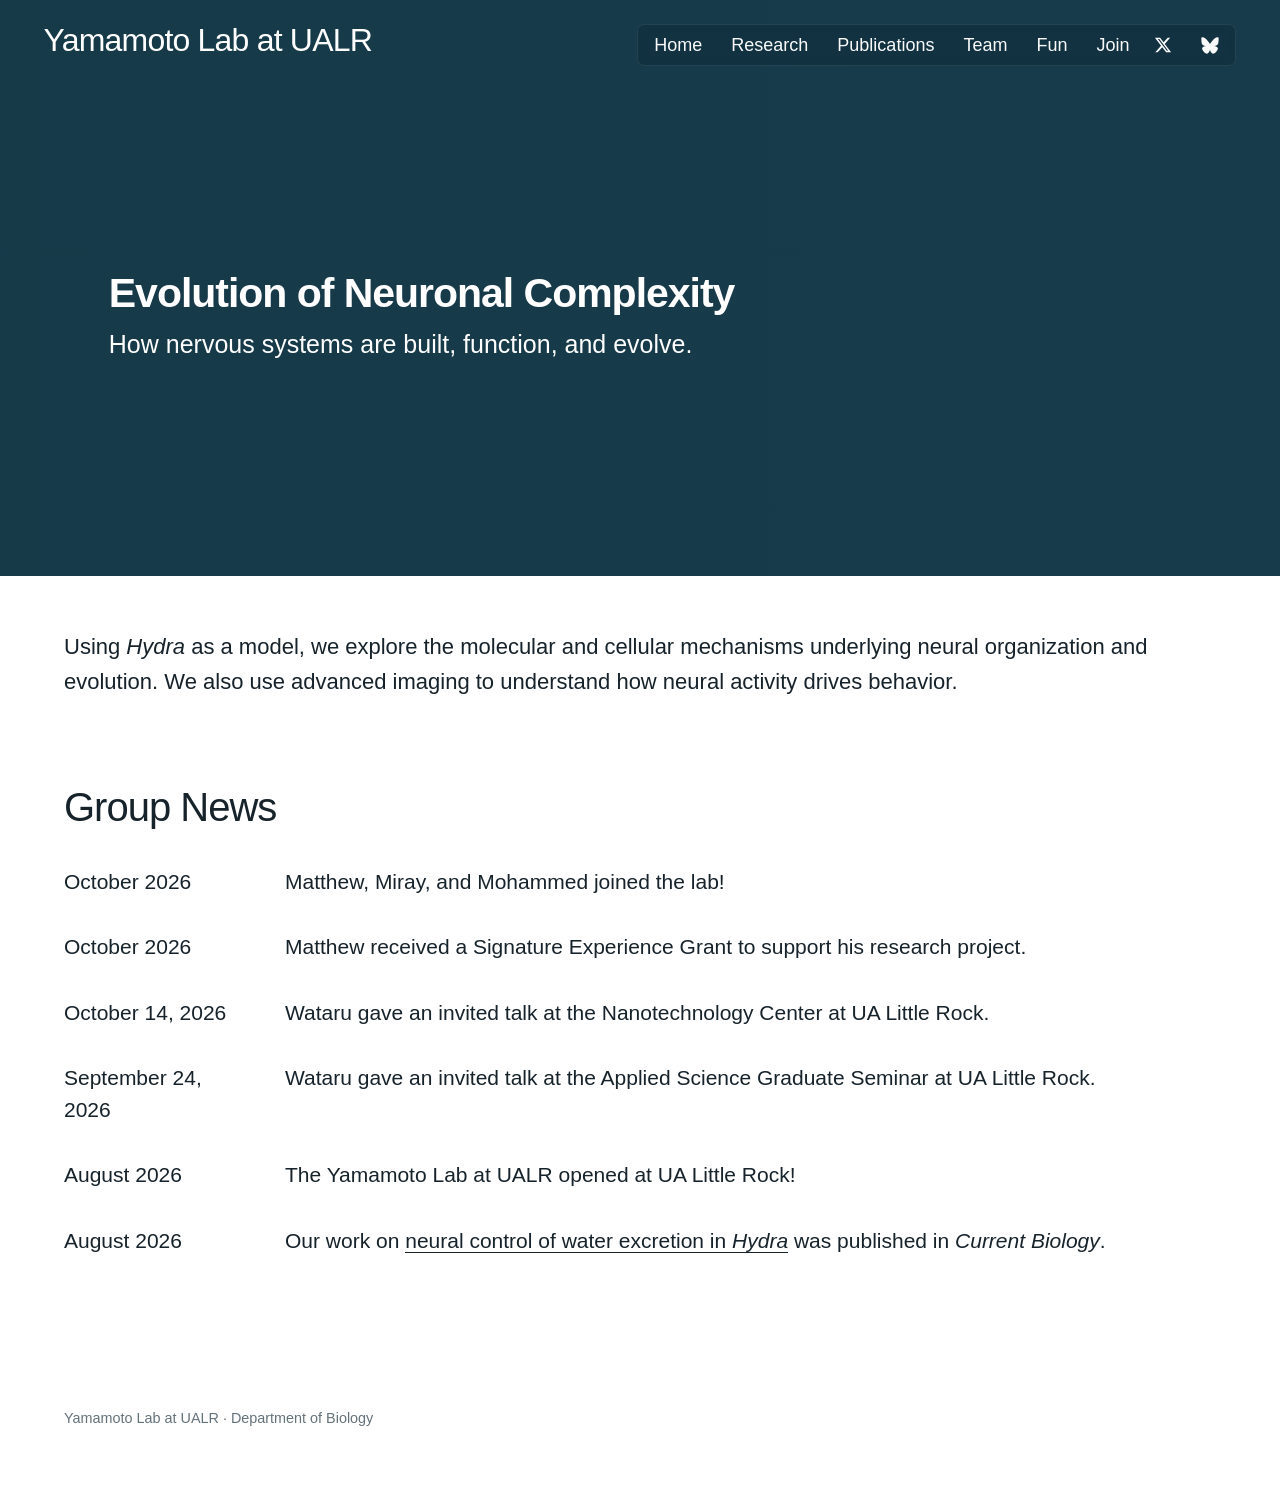
<file: index.html>
<!DOCTYPE html>

<html lang="en">
<head>
<meta charset="utf-8"/>
<meta content="width=device-width,initial-scale=1" name="viewport"/>
<title>WY Lab at UALR</title>
<link href="style-v20.css?v=20261122a" rel="stylesheet"/>
<style>
/* Home: improve Group News readability, without changing the hero or other pages. */
.home-page .home-news .news-row { font-size:21px; line-height:1.5; }
@media (max-width:760px) {
  .home-page .home-news .news-row { font-size:19px; }
}
</style>
</head>
<body class="home-page">
<header class="site-header">
<a class="brand" href="index.html">Yamamoto Lab at UALR</a>
<div class="header-right">
<nav>
<a href="index.html">Home</a>
<a href="research.html">Research</a>
<a href="publications.html">Publications</a>
<a href="team.html">Team</a>
<a href="fun.html">Fun</a>
<a href="join.html">Join</a>
</nav>
<div aria-label="Social media" class="social-links">
<a aria-label="Wataru Yamamoto on X" href="https://x.com/wayamamo" rel="noopener" target="_blank" title="X"><img alt="" src="assets/x.svg"/></a>
<a aria-label="Wataru Yamamoto on Bluesky" href="https://bsky.app/profile/wayamamo.bsky.social" rel="noopener" target="_blank" title="Bluesky"><img alt="" src="assets/bluesky.svg"/></a>
</div>
</div>
</header>
<section class="hero">
<video autoplay="" loop="" muted="" playsinline="" preload="metadata">
<source src="assets/hydra-hero-v4-calm.mp4" type="video/mp4"/>
</video>
<div class="hero-copy">
<h1>Evolution of Neuronal Complexity</h1>
<p>How nervous systems are built, function, and evolve.</p>
</div>
</section>
<main>
<section class="section home-intro">
<p class="lede">Using <em>Hydra</em> as a model, we explore the molecular and cellular mechanisms underlying neural organization and evolution. We also use advanced imaging to understand how neural activity drives behavior.</p>
</section>
<section class="section home-news">
<h2>Group News</h2>
<div class="news-row"><strong>October 2026</strong><span>Matthew, Miray, and Mohammed joined the lab!</span></div>
<div class="news-row"><strong>October 2026</strong><span>Matthew received a Signature Experience Grant to support his research project.</span></div>
<div class="news-row"><strong>October 14, 2026</strong><span>Wataru gave an invited talk at the Nanotechnology Center at UA Little Rock.</span></div>
<div class="news-row"><strong>September 24, 2026</strong><span>Wataru gave an invited talk at the Applied Science Graduate Seminar at UA Little Rock.</span></div>
<div class="news-row"><strong>August 2026</strong><span>The Yamamoto Lab at UALR opened at UA Little Rock!</span></div>
<div class="news-row"><strong>August 2026</strong><span>Our work on <a class="paper-link" href="https://www.sciencedirect.com/science/article/pii/S0960982226010122" rel="noopener" target="_blank">neural control of water excretion in <em>Hydra</em></a> was published in <em>Current Biology</em>.</span></div>
</section>
</main>
<footer>Yamamoto Lab at UALR · Department of Biology</footer>
</body>
</html>
</file>
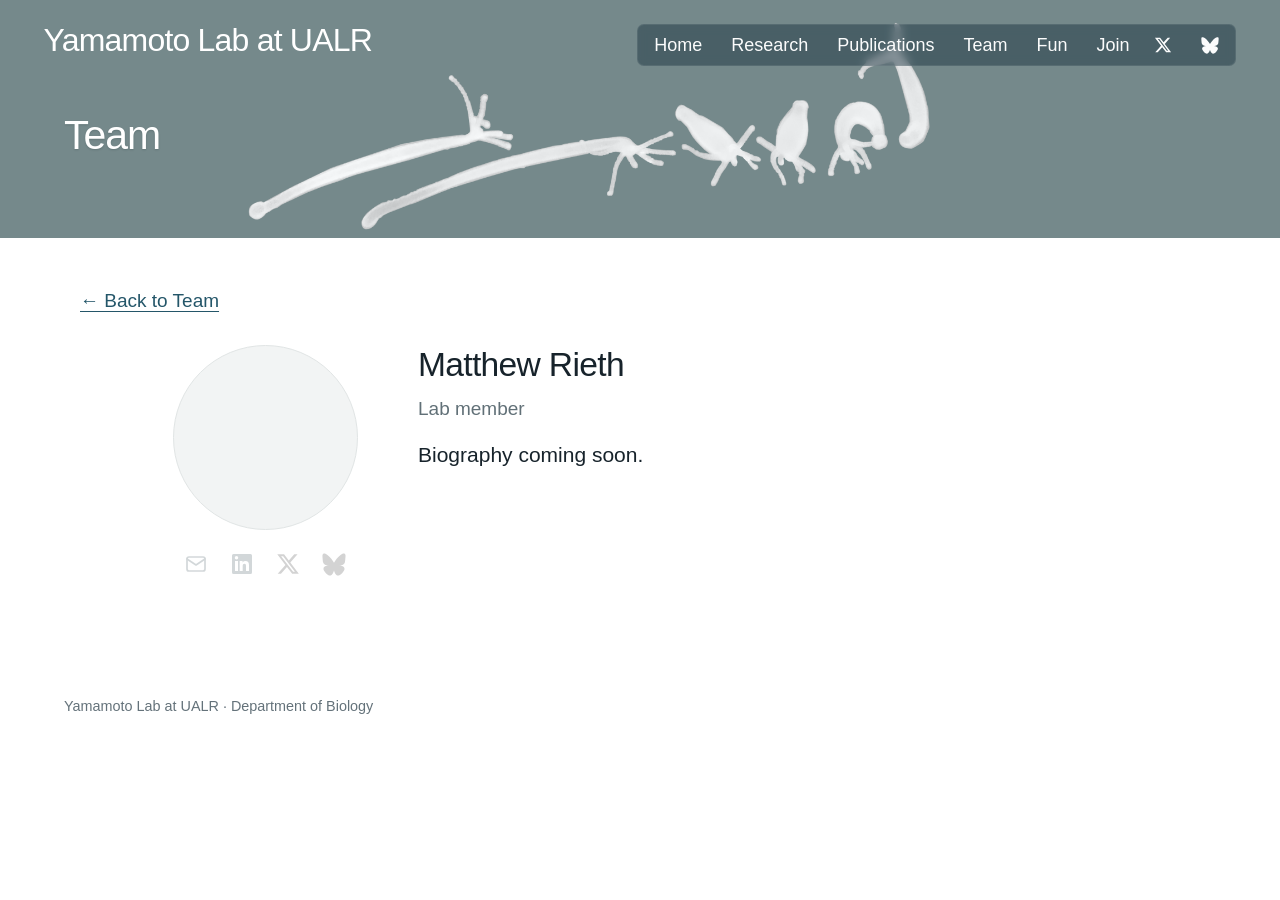
<file: matthew-rieth.html>
<!DOCTYPE html>

<html lang="en"><head><meta charset="utf-8"/><meta content="width=device-width,initial-scale=1" name="viewport"/><title>Matthew Rieth | WY Lab at UALR</title><link href="style-v20.css?v=20261122a" rel="stylesheet"/><style>
.team-main{padding:48px 0 72px;max-width:1120px;margin:0 auto;}
.team-grid{display:grid;grid-template-columns:repeat(4,minmax(0,1fr));gap:44px 32px;text-align:center;}
.team-entry{display:flex;flex-direction:column;align-items:center;min-width:0;}
.team-avatar{width:150px;height:150px;display:block;object-fit:cover;border-radius:50%;margin:0 auto 19px;}
.team-placeholder{background:#f2f4f4;border:1px solid #e1e5e5;}
.team-role{font-size:.87rem;line-height:1.35;font-weight:500;color:#617077;margin:0 0 7px;}
.team-main .team-name{font-size:1.43rem;font-weight:500;line-height:1.2;letter-spacing:-.02em;margin:0 0 10px;}
.team-summary{font-size:1rem;line-height:1.56;margin:0 0 15px;max-width:260px;}
.team-actions{margin-top:auto;padding-top:9px;display:flex;flex-direction:column;align-items:center;gap:15px;}
.bio-link,.team-back{color:#245669;font-weight:500;font-size:1rem;text-decoration:underline;text-underline-offset:4px;}
.team-icons{display:flex;align-items:center;justify-content:center;gap:15px;}
.team-icons a,.team-icons span{display:inline-flex;align-items:center;justify-content:center;width:22px;height:24px;color:#364c55;}
.team-icons svg,.team-icons img{display:block;width:19px;height:19px;object-fit:contain;}
.team-icons img{filter:brightness(0) saturate(100%);opacity:.78;}
.team-icons .unavailable{opacity:.22;}
.team-icons a:hover,.bio-link:hover,.team-back:hover{opacity:.65;}
.team-main a:focus-visible{outline:2px solid #245669;outline-offset:4px;}
.bio-layout{display:grid;grid-template-columns:210px minmax(0,1fr);gap:48px;max-width:960px;margin:30px auto 0;align-items:start;}
.bio-side{text-align:center;}
.bio-side .team-avatar{width:185px;height:185px;}
.bio-body .team-name{font-size:2.1rem;line-height:1.18;font-weight:400;margin:0 0 8px;}
.bio-body .team-role{font-size:1rem;margin-bottom:12px;}
.bio-body p{font-size:1.13rem;line-height:1.72;margin:0 0 17px;}
.bio-personal{margin-top:23px;display:grid;gap:14px;}
.bio-personal dt{font-weight:500;font-size:.98rem;color:#455961;margin:0 0 3px;}
.bio-personal dd{margin:0;font-size:1.08rem;}
@media(max-width:950px){.team-grid{grid-template-columns:repeat(2,minmax(0,1fr));gap:40px 28px;}.team-main{padding-top:42px;}}
@media(max-width:550px){.team-main{padding:35px 0 50px;}.team-avatar{width:112px;height:112px;margin-bottom:13px;}.team-grid{gap:32px 14px;}.team-main .team-name{font-size:1.17rem;}.team-role{font-size:.8rem;}.team-summary{font-size:.94rem;}.team-icons{gap:10px;}.bio-layout{grid-template-columns:1fr;gap:24px;margin-top:25px;}.bio-side .team-avatar{width:150px;height:150px;}.bio-body .team-name{font-size:1.8rem;}.bio-body p{font-size:1.04rem;}.bio-body{text-align:left;}}


/* v24 Team and profile typography; member name sizes stay unchanged. */
.team-main .team-role {font-size:17px;line-height:1.4;}
.team-main .team-summary {font-size:19px;line-height:1.6;}
.team-main .bio-link, .team-main .team-back {font-size:19px;}
.team-main .team-icons {gap:17px;}
.team-main .team-icons a, .team-main .team-icons span {width:29px;height:30px;}
.team-main .team-icons svg, .team-main .team-icons img {width:24px;height:24px;}
.team-main .bio-body .team-role {font-size:19px;}
.team-main .bio-body p {font-size:21px;line-height:1.68;}
.team-main .bio-personal {display:grid;grid-template-columns:repeat(2,minmax(0,1fr));gap:16px;margin-top:27px;}
.team-main .bio-personal > div {border:1px solid #dce4e7;border-radius:12px;padding:19px 20px;background:#f7fafb;min-width:0;}
.team-main .bio-personal dt {font-size:19px;font-weight:500;line-height:1.4;margin:0 0 8px;}
.team-main .bio-personal dd {font-size:21px;line-height:1.4;margin:0;}
@media(max-width:550px){
 .team-main .team-role {font-size:16px;}
 .team-main .team-summary {font-size:17px;}
 .team-main .bio-link,.team-main .team-back {font-size:18px;}
 .team-main .team-icons a,.team-main .team-icons span {width:27px;height:27px;}
 .team-main .team-icons svg,.team-main .team-icons img {width:22px;height:22px;}
 .team-main .bio-body p {font-size:19px;}
 .team-main .bio-personal {grid-template-columns:1fr;}
 .team-main .bio-personal dt {font-size:18px;}
 .team-main .bio-personal dd {font-size:19px;}
}
</style></head><body class="team-page">
<header class="site-header"><a class="brand" href="index.html">Yamamoto Lab at UALR</a><div class="header-right"><nav><a href="index.html">Home</a><a href="research.html">Research</a><a href="publications.html">Publications</a><a aria-current="page" href="team.html">Team</a><a href="fun.html">Fun</a><a href="join.html">Join</a></nav><div aria-label="Social media" class="social-links"><a aria-label="Wataru Yamamoto on X" href="https://x.com/wayamamo" rel="noopener" target="_blank" title="X"><img alt="" src="assets/x.svg"/></a><a aria-label="Wataru Yamamoto on Bluesky" href="https://bsky.app/profile/wayamamo.bsky.social" rel="noopener" target="_blank" title="Bluesky"><img alt="" src="assets/bluesky.svg"/></a></div></div></header>
<section class="page-hero"><div class="inner"><h1>Team</h1><div class="somersault-hero-art"><img alt="" aria-hidden="true" src="assets/somersault-header-original-pearl.png"/></div></div></section>
<main><section class="section team-main"><a class="team-back" href="team.html">← Back to Team</a><article class="bio-layout"><div class="bio-side"><div aria-label="Photo not yet available" class="team-avatar team-placeholder" role="img"></div><div aria-label="Contact links not yet provided" class="team-icons"><span aria-hidden="true" class="unavailable" title="Email not yet provided"><svg aria-hidden="true" fill="none" stroke="currentColor" stroke-linecap="round" stroke-linejoin="round" stroke-width="1.7" viewbox="0 0 24 24"><rect height="14" rx="2" width="18" x="3" y="5"></rect><path d="m3 7 9 6 9-6"></path></svg></span><span aria-hidden="true" class="unavailable" title="LinkedIn not yet provided"><svg aria-hidden="true" fill="currentColor" viewbox="0 0 24 24"><path d="M20.5 2H3.5A1.5 1.5 0 0 0 2 3.5v17A1.5 1.5 0 0 0 3.5 22h17a1.5 1.5 0 0 0 1.5-1.5v-17A1.5 1.5 0 0 0 20.5 2ZM8 19H5V9h3ZM6.5 7.6a1.75 1.75 0 1 1 0-3.5 1.75 1.75 0 0 1 0 3.5ZM19 19h-3v-5.2c0-1.3-.4-2.1-1.5-2.1-1.2 0-1.8.8-1.8 2.1V19h-3V9h2.9v1.4A3.3 3.3 0 0 1 15.5 9c2.4 0 3.5 1.4 3.5 4.2Z"></path></svg></span><span aria-hidden="true" class="unavailable" title="X not yet provided"><img alt="" src="assets/x.svg"/></span><span aria-hidden="true" class="unavailable" title="Bluesky not yet provided"><img alt="" src="assets/bluesky.svg"/></span></div></div><div class="bio-body"><h2 class="team-name">Matthew Rieth</h2><p class="team-role">Lab member</p><p>Biography coming soon.</p></div></article></section></main>
<footer>Yamamoto Lab at UALR · Department of Biology</footer>
</body></html>
</file>
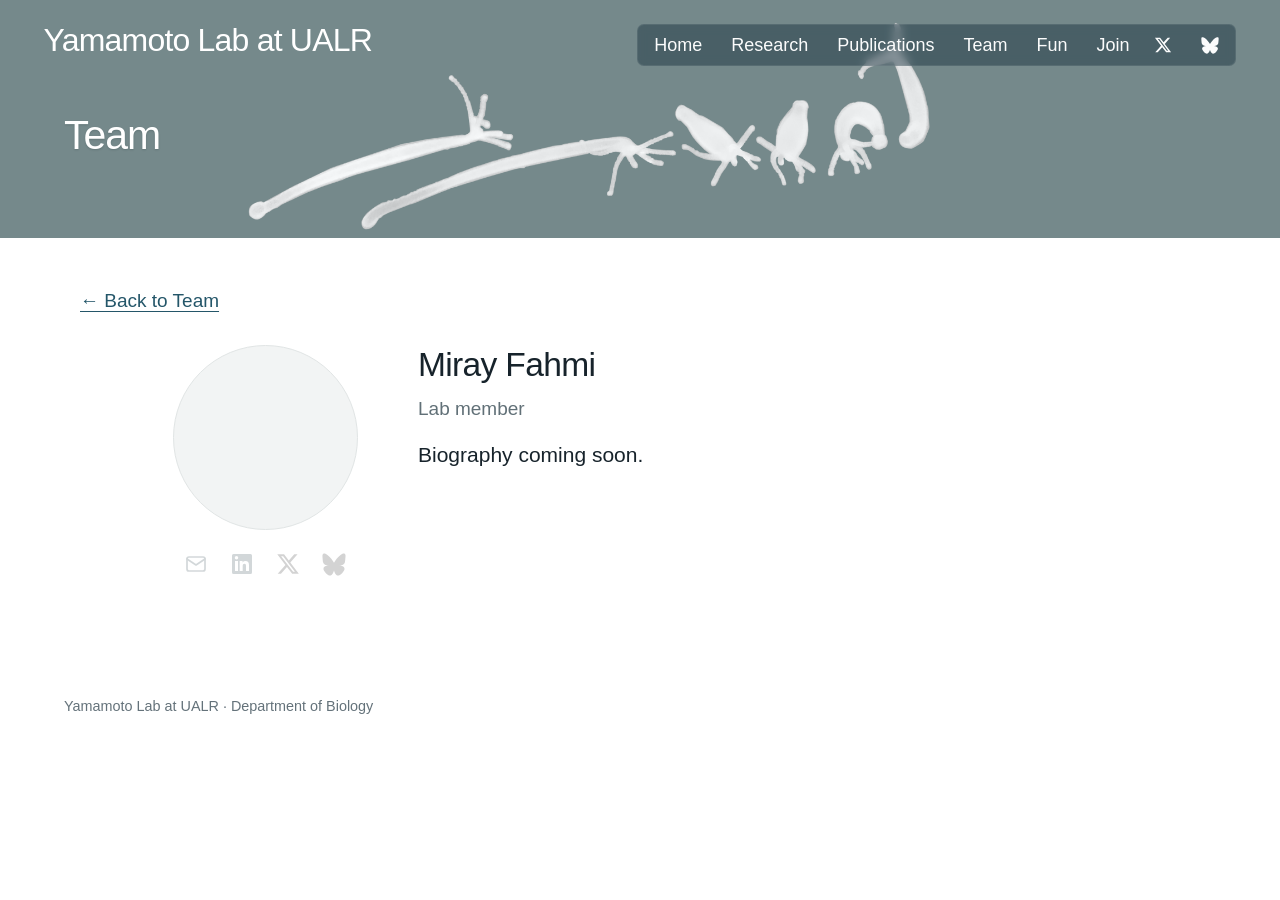
<file: miray-fahmi.html>
<!DOCTYPE html>

<html lang="en"><head><meta charset="utf-8"/><meta content="width=device-width,initial-scale=1" name="viewport"/><title>Miray Fahmi | WY Lab at UALR</title><link href="style-v20.css?v=20261122a" rel="stylesheet"/><style>
.team-main{padding:48px 0 72px;max-width:1120px;margin:0 auto;}
.team-grid{display:grid;grid-template-columns:repeat(4,minmax(0,1fr));gap:44px 32px;text-align:center;}
.team-entry{display:flex;flex-direction:column;align-items:center;min-width:0;}
.team-avatar{width:150px;height:150px;display:block;object-fit:cover;border-radius:50%;margin:0 auto 19px;}
.team-placeholder{background:#f2f4f4;border:1px solid #e1e5e5;}
.team-role{font-size:.87rem;line-height:1.35;font-weight:500;color:#617077;margin:0 0 7px;}
.team-main .team-name{font-size:1.43rem;font-weight:500;line-height:1.2;letter-spacing:-.02em;margin:0 0 10px;}
.team-summary{font-size:1rem;line-height:1.56;margin:0 0 15px;max-width:260px;}
.team-actions{margin-top:auto;padding-top:9px;display:flex;flex-direction:column;align-items:center;gap:15px;}
.bio-link,.team-back{color:#245669;font-weight:500;font-size:1rem;text-decoration:underline;text-underline-offset:4px;}
.team-icons{display:flex;align-items:center;justify-content:center;gap:15px;}
.team-icons a,.team-icons span{display:inline-flex;align-items:center;justify-content:center;width:22px;height:24px;color:#364c55;}
.team-icons svg,.team-icons img{display:block;width:19px;height:19px;object-fit:contain;}
.team-icons img{filter:brightness(0) saturate(100%);opacity:.78;}
.team-icons .unavailable{opacity:.22;}
.team-icons a:hover,.bio-link:hover,.team-back:hover{opacity:.65;}
.team-main a:focus-visible{outline:2px solid #245669;outline-offset:4px;}
.bio-layout{display:grid;grid-template-columns:210px minmax(0,1fr);gap:48px;max-width:960px;margin:30px auto 0;align-items:start;}
.bio-side{text-align:center;}
.bio-side .team-avatar{width:185px;height:185px;}
.bio-body .team-name{font-size:2.1rem;line-height:1.18;font-weight:400;margin:0 0 8px;}
.bio-body .team-role{font-size:1rem;margin-bottom:12px;}
.bio-body p{font-size:1.13rem;line-height:1.72;margin:0 0 17px;}
.bio-personal{margin-top:23px;display:grid;gap:14px;}
.bio-personal dt{font-weight:500;font-size:.98rem;color:#455961;margin:0 0 3px;}
.bio-personal dd{margin:0;font-size:1.08rem;}
@media(max-width:950px){.team-grid{grid-template-columns:repeat(2,minmax(0,1fr));gap:40px 28px;}.team-main{padding-top:42px;}}
@media(max-width:550px){.team-main{padding:35px 0 50px;}.team-avatar{width:112px;height:112px;margin-bottom:13px;}.team-grid{gap:32px 14px;}.team-main .team-name{font-size:1.17rem;}.team-role{font-size:.8rem;}.team-summary{font-size:.94rem;}.team-icons{gap:10px;}.bio-layout{grid-template-columns:1fr;gap:24px;margin-top:25px;}.bio-side .team-avatar{width:150px;height:150px;}.bio-body .team-name{font-size:1.8rem;}.bio-body p{font-size:1.04rem;}.bio-body{text-align:left;}}


/* v24 Team and profile typography; member name sizes stay unchanged. */
.team-main .team-role {font-size:17px;line-height:1.4;}
.team-main .team-summary {font-size:19px;line-height:1.6;}
.team-main .bio-link, .team-main .team-back {font-size:19px;}
.team-main .team-icons {gap:17px;}
.team-main .team-icons a, .team-main .team-icons span {width:29px;height:30px;}
.team-main .team-icons svg, .team-main .team-icons img {width:24px;height:24px;}
.team-main .bio-body .team-role {font-size:19px;}
.team-main .bio-body p {font-size:21px;line-height:1.68;}
.team-main .bio-personal {display:grid;grid-template-columns:repeat(2,minmax(0,1fr));gap:16px;margin-top:27px;}
.team-main .bio-personal > div {border:1px solid #dce4e7;border-radius:12px;padding:19px 20px;background:#f7fafb;min-width:0;}
.team-main .bio-personal dt {font-size:19px;font-weight:500;line-height:1.4;margin:0 0 8px;}
.team-main .bio-personal dd {font-size:21px;line-height:1.4;margin:0;}
@media(max-width:550px){
 .team-main .team-role {font-size:16px;}
 .team-main .team-summary {font-size:17px;}
 .team-main .bio-link,.team-main .team-back {font-size:18px;}
 .team-main .team-icons a,.team-main .team-icons span {width:27px;height:27px;}
 .team-main .team-icons svg,.team-main .team-icons img {width:22px;height:22px;}
 .team-main .bio-body p {font-size:19px;}
 .team-main .bio-personal {grid-template-columns:1fr;}
 .team-main .bio-personal dt {font-size:18px;}
 .team-main .bio-personal dd {font-size:19px;}
}
</style></head><body class="team-page">
<header class="site-header"><a class="brand" href="index.html">Yamamoto Lab at UALR</a><div class="header-right"><nav><a href="index.html">Home</a><a href="research.html">Research</a><a href="publications.html">Publications</a><a aria-current="page" href="team.html">Team</a><a href="fun.html">Fun</a><a href="join.html">Join</a></nav><div aria-label="Social media" class="social-links"><a aria-label="Wataru Yamamoto on X" href="https://x.com/wayamamo" rel="noopener" target="_blank" title="X"><img alt="" src="assets/x.svg"/></a><a aria-label="Wataru Yamamoto on Bluesky" href="https://bsky.app/profile/wayamamo.bsky.social" rel="noopener" target="_blank" title="Bluesky"><img alt="" src="assets/bluesky.svg"/></a></div></div></header>
<section class="page-hero"><div class="inner"><h1>Team</h1><div class="somersault-hero-art"><img alt="" aria-hidden="true" src="assets/somersault-header-original-pearl.png"/></div></div></section>
<main><section class="section team-main"><a class="team-back" href="team.html">← Back to Team</a><article class="bio-layout"><div class="bio-side"><div aria-label="Photo not yet available" class="team-avatar team-placeholder" role="img"></div><div aria-label="Contact links not yet provided" class="team-icons"><span aria-hidden="true" class="unavailable" title="Email not yet provided"><svg aria-hidden="true" fill="none" stroke="currentColor" stroke-linecap="round" stroke-linejoin="round" stroke-width="1.7" viewbox="0 0 24 24"><rect height="14" rx="2" width="18" x="3" y="5"></rect><path d="m3 7 9 6 9-6"></path></svg></span><span aria-hidden="true" class="unavailable" title="LinkedIn not yet provided"><svg aria-hidden="true" fill="currentColor" viewbox="0 0 24 24"><path d="M20.5 2H3.5A1.5 1.5 0 0 0 2 3.5v17A1.5 1.5 0 0 0 3.5 22h17a1.5 1.5 0 0 0 1.5-1.5v-17A1.5 1.5 0 0 0 20.5 2ZM8 19H5V9h3ZM6.5 7.6a1.75 1.75 0 1 1 0-3.5 1.75 1.75 0 0 1 0 3.5ZM19 19h-3v-5.2c0-1.3-.4-2.1-1.5-2.1-1.2 0-1.8.8-1.8 2.1V19h-3V9h2.9v1.4A3.3 3.3 0 0 1 15.5 9c2.4 0 3.5 1.4 3.5 4.2Z"></path></svg></span><span aria-hidden="true" class="unavailable" title="X not yet provided"><img alt="" src="assets/x.svg"/></span><span aria-hidden="true" class="unavailable" title="Bluesky not yet provided"><img alt="" src="assets/bluesky.svg"/></span></div></div><div class="bio-body"><h2 class="team-name">Miray Fahmi</h2><p class="team-role">Lab member</p><p>Biography coming soon.</p></div></article></section></main>
<footer>Yamamoto Lab at UALR · Department of Biology</footer>
</body></html>
</file>
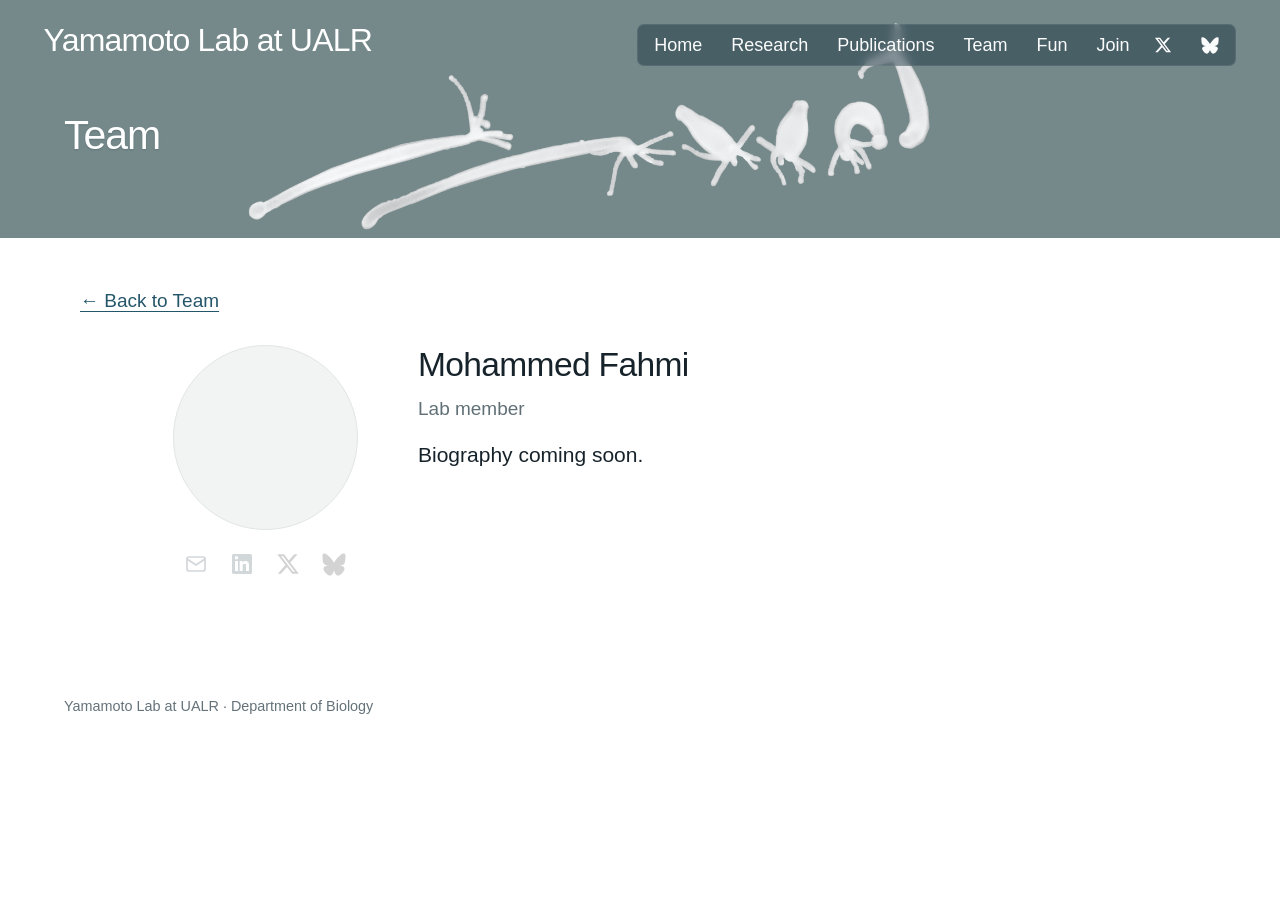
<file: mohammed-fahmi.html>
<!DOCTYPE html>

<html lang="en"><head><meta charset="utf-8"/><meta content="width=device-width,initial-scale=1" name="viewport"/><title>Mohammed Fahmi | WY Lab at UALR</title><link href="style-v20.css?v=20261122a" rel="stylesheet"/><style>
.team-main{padding:48px 0 72px;max-width:1120px;margin:0 auto;}
.team-grid{display:grid;grid-template-columns:repeat(4,minmax(0,1fr));gap:44px 32px;text-align:center;}
.team-entry{display:flex;flex-direction:column;align-items:center;min-width:0;}
.team-avatar{width:150px;height:150px;display:block;object-fit:cover;border-radius:50%;margin:0 auto 19px;}
.team-placeholder{background:#f2f4f4;border:1px solid #e1e5e5;}
.team-role{font-size:.87rem;line-height:1.35;font-weight:500;color:#617077;margin:0 0 7px;}
.team-main .team-name{font-size:1.43rem;font-weight:500;line-height:1.2;letter-spacing:-.02em;margin:0 0 10px;}
.team-summary{font-size:1rem;line-height:1.56;margin:0 0 15px;max-width:260px;}
.team-actions{margin-top:auto;padding-top:9px;display:flex;flex-direction:column;align-items:center;gap:15px;}
.bio-link,.team-back{color:#245669;font-weight:500;font-size:1rem;text-decoration:underline;text-underline-offset:4px;}
.team-icons{display:flex;align-items:center;justify-content:center;gap:15px;}
.team-icons a,.team-icons span{display:inline-flex;align-items:center;justify-content:center;width:22px;height:24px;color:#364c55;}
.team-icons svg,.team-icons img{display:block;width:19px;height:19px;object-fit:contain;}
.team-icons img{filter:brightness(0) saturate(100%);opacity:.78;}
.team-icons .unavailable{opacity:.22;}
.team-icons a:hover,.bio-link:hover,.team-back:hover{opacity:.65;}
.team-main a:focus-visible{outline:2px solid #245669;outline-offset:4px;}
.bio-layout{display:grid;grid-template-columns:210px minmax(0,1fr);gap:48px;max-width:960px;margin:30px auto 0;align-items:start;}
.bio-side{text-align:center;}
.bio-side .team-avatar{width:185px;height:185px;}
.bio-body .team-name{font-size:2.1rem;line-height:1.18;font-weight:400;margin:0 0 8px;}
.bio-body .team-role{font-size:1rem;margin-bottom:12px;}
.bio-body p{font-size:1.13rem;line-height:1.72;margin:0 0 17px;}
.bio-personal{margin-top:23px;display:grid;gap:14px;}
.bio-personal dt{font-weight:500;font-size:.98rem;color:#455961;margin:0 0 3px;}
.bio-personal dd{margin:0;font-size:1.08rem;}
@media(max-width:950px){.team-grid{grid-template-columns:repeat(2,minmax(0,1fr));gap:40px 28px;}.team-main{padding-top:42px;}}
@media(max-width:550px){.team-main{padding:35px 0 50px;}.team-avatar{width:112px;height:112px;margin-bottom:13px;}.team-grid{gap:32px 14px;}.team-main .team-name{font-size:1.17rem;}.team-role{font-size:.8rem;}.team-summary{font-size:.94rem;}.team-icons{gap:10px;}.bio-layout{grid-template-columns:1fr;gap:24px;margin-top:25px;}.bio-side .team-avatar{width:150px;height:150px;}.bio-body .team-name{font-size:1.8rem;}.bio-body p{font-size:1.04rem;}.bio-body{text-align:left;}}


/* v24 Team and profile typography; member name sizes stay unchanged. */
.team-main .team-role {font-size:17px;line-height:1.4;}
.team-main .team-summary {font-size:19px;line-height:1.6;}
.team-main .bio-link, .team-main .team-back {font-size:19px;}
.team-main .team-icons {gap:17px;}
.team-main .team-icons a, .team-main .team-icons span {width:29px;height:30px;}
.team-main .team-icons svg, .team-main .team-icons img {width:24px;height:24px;}
.team-main .bio-body .team-role {font-size:19px;}
.team-main .bio-body p {font-size:21px;line-height:1.68;}
.team-main .bio-personal {display:grid;grid-template-columns:repeat(2,minmax(0,1fr));gap:16px;margin-top:27px;}
.team-main .bio-personal > div {border:1px solid #dce4e7;border-radius:12px;padding:19px 20px;background:#f7fafb;min-width:0;}
.team-main .bio-personal dt {font-size:19px;font-weight:500;line-height:1.4;margin:0 0 8px;}
.team-main .bio-personal dd {font-size:21px;line-height:1.4;margin:0;}
@media(max-width:550px){
 .team-main .team-role {font-size:16px;}
 .team-main .team-summary {font-size:17px;}
 .team-main .bio-link,.team-main .team-back {font-size:18px;}
 .team-main .team-icons a,.team-main .team-icons span {width:27px;height:27px;}
 .team-main .team-icons svg,.team-main .team-icons img {width:22px;height:22px;}
 .team-main .bio-body p {font-size:19px;}
 .team-main .bio-personal {grid-template-columns:1fr;}
 .team-main .bio-personal dt {font-size:18px;}
 .team-main .bio-personal dd {font-size:19px;}
}
</style></head><body class="team-page">
<header class="site-header"><a class="brand" href="index.html">Yamamoto Lab at UALR</a><div class="header-right"><nav><a href="index.html">Home</a><a href="research.html">Research</a><a href="publications.html">Publications</a><a aria-current="page" href="team.html">Team</a><a href="fun.html">Fun</a><a href="join.html">Join</a></nav><div aria-label="Social media" class="social-links"><a aria-label="Wataru Yamamoto on X" href="https://x.com/wayamamo" rel="noopener" target="_blank" title="X"><img alt="" src="assets/x.svg"/></a><a aria-label="Wataru Yamamoto on Bluesky" href="https://bsky.app/profile/wayamamo.bsky.social" rel="noopener" target="_blank" title="Bluesky"><img alt="" src="assets/bluesky.svg"/></a></div></div></header>
<section class="page-hero"><div class="inner"><h1>Team</h1><div class="somersault-hero-art"><img alt="" aria-hidden="true" src="assets/somersault-header-original-pearl.png"/></div></div></section>
<main><section class="section team-main"><a class="team-back" href="team.html">← Back to Team</a><article class="bio-layout"><div class="bio-side"><div aria-label="Photo not yet available" class="team-avatar team-placeholder" role="img"></div><div aria-label="Contact links not yet provided" class="team-icons"><span aria-hidden="true" class="unavailable" title="Email not yet provided"><svg aria-hidden="true" fill="none" stroke="currentColor" stroke-linecap="round" stroke-linejoin="round" stroke-width="1.7" viewbox="0 0 24 24"><rect height="14" rx="2" width="18" x="3" y="5"></rect><path d="m3 7 9 6 9-6"></path></svg></span><span aria-hidden="true" class="unavailable" title="LinkedIn not yet provided"><svg aria-hidden="true" fill="currentColor" viewbox="0 0 24 24"><path d="M20.5 2H3.5A1.5 1.5 0 0 0 2 3.5v17A1.5 1.5 0 0 0 3.5 22h17a1.5 1.5 0 0 0 1.5-1.5v-17A1.5 1.5 0 0 0 20.5 2ZM8 19H5V9h3ZM6.5 7.6a1.75 1.75 0 1 1 0-3.5 1.75 1.75 0 0 1 0 3.5ZM19 19h-3v-5.2c0-1.3-.4-2.1-1.5-2.1-1.2 0-1.8.8-1.8 2.1V19h-3V9h2.9v1.4A3.3 3.3 0 0 1 15.5 9c2.4 0 3.5 1.4 3.5 4.2Z"></path></svg></span><span aria-hidden="true" class="unavailable" title="X not yet provided"><img alt="" src="assets/x.svg"/></span><span aria-hidden="true" class="unavailable" title="Bluesky not yet provided"><img alt="" src="assets/bluesky.svg"/></span></div></div><div class="bio-body"><h2 class="team-name">Mohammed Fahmi</h2><p class="team-role">Lab member</p><p>Biography coming soon.</p></div></article></section></main>
<footer>Yamamoto Lab at UALR · Department of Biology</footer>
</body></html>
</file>
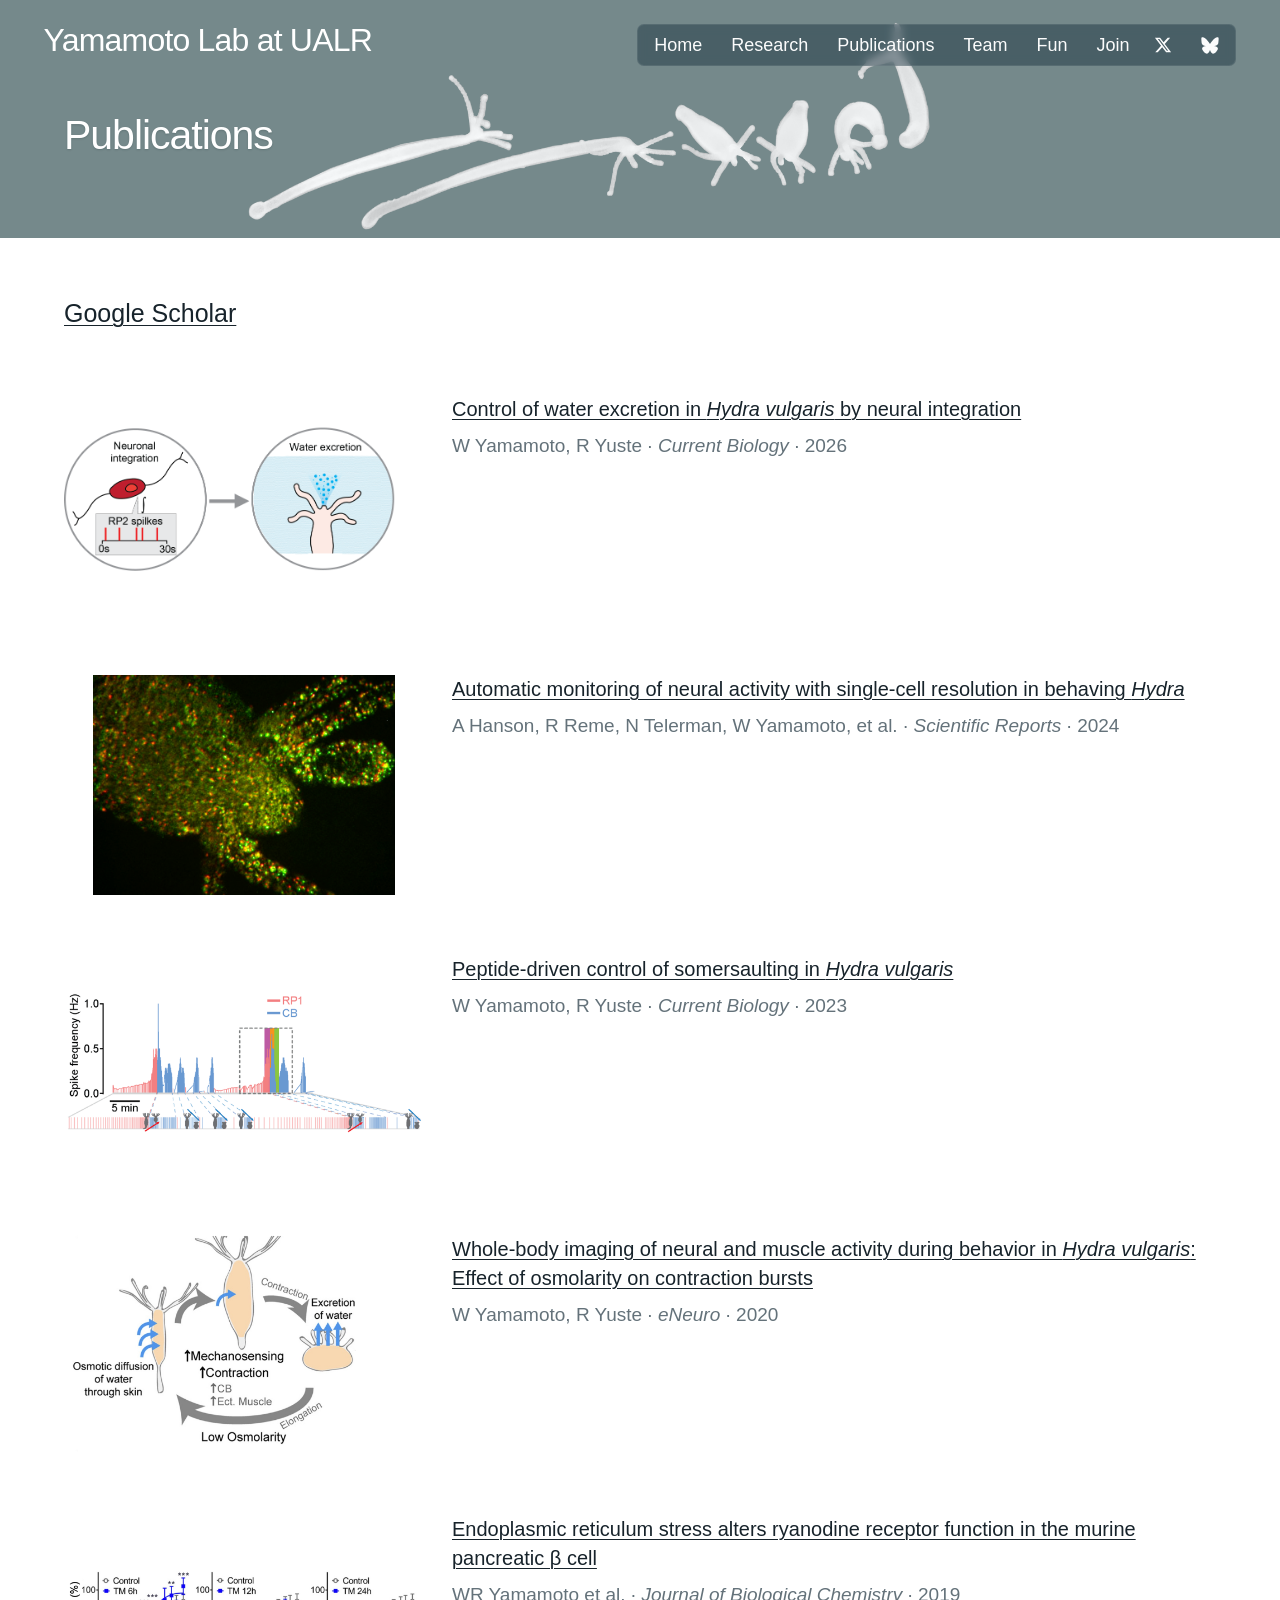
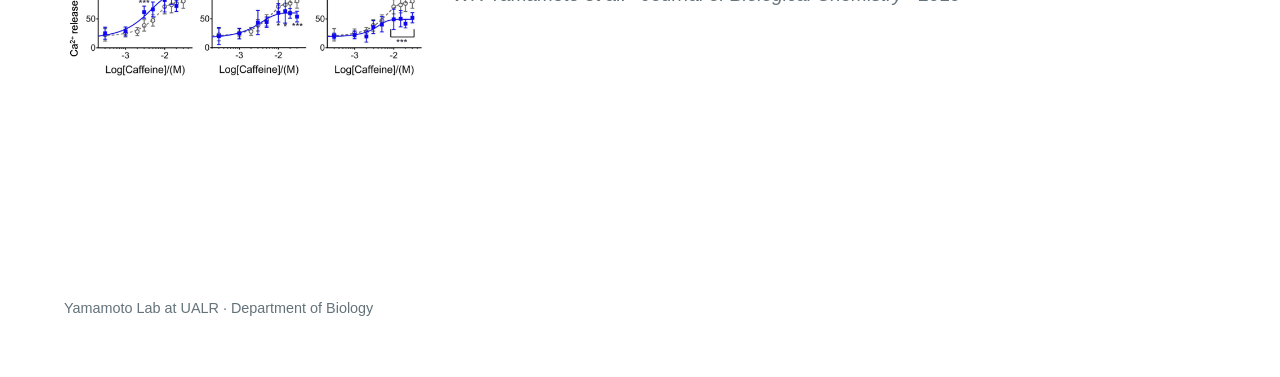
<file: publications.html>
<!DOCTYPE html>

<html lang="en">
<head>
<meta charset="utf-8"/>
<meta content="width=device-width,initial-scale=1" name="viewport"/>
<title>Publications | WY Lab at UALR</title>
<link href="style-v20.css?v=20261122a" rel="stylesheet"/>
<style>
/* Publications: slightly larger Scholar link and simpler figure alignment. */
.publications-page .scholar-link { font-size:25px !important; }
.publications-page .pub { align-items:start !important; }
.publications-page .pub-figure {
  border:0 !important;
  background:transparent;
}
.publications-page .pub-content {
  align-self:start;
  padding-top:0;
}
@media (max-width:760px) {
  .publications-page .scholar-link { font-size:23px !important; }
}
</style>
</head>
<body>
<header class="site-header">
<a class="brand" href="index.html">Yamamoto Lab at UALR</a>
<div class="header-right">
<nav>
<a href="index.html">Home</a>
<a href="research.html">Research</a>
<a href="publications.html">Publications</a>
<a href="team.html">Team</a>
<a href="fun.html">Fun</a>
<a href="join.html">Join</a>
</nav>
<div aria-label="Social media" class="social-links">
<a aria-label="Wataru Yamamoto on X" href="https://x.com/wayamamo" rel="noopener" target="_blank" title="X"><img alt="" src="assets/x.svg"/></a>
<a aria-label="Wataru Yamamoto on Bluesky" href="https://bsky.app/profile/wayamamo.bsky.social" rel="noopener" target="_blank" title="Bluesky"><img alt="" src="assets/bluesky.svg"/></a>
</div>
</div>
</header>
<section class="page-hero">
<div class="inner"><h1>Publications</h1><div class="somersault-hero-art"><img alt="" aria-hidden="true" src="assets/somersault-header-original-pearl.png"/></div></div>
</section>
<main>
<section class="section publications-page">
<p class="scholar-link">
<a href="https://scholar.google.com/citations?user=T0_w1joAAAAJ&amp;hl=en" rel="noopener" target="_blank">Google Scholar</a>
</p>
<div class="pub">
<div class="pub-figure">
<img alt="Illustration of neuronal integration and water excretion in Hydra." src="assets/pub-2026-water-excretion.png"/>
</div>
<div class="pub-content">
<strong><a href="https://www.sciencedirect.com/science/article/pii/S0960982226010122" rel="noopener" target="_blank">Control of water excretion in <em>Hydra vulgaris</em> by neural integration</a></strong>
<div class="meta">W Yamamoto, R Yuste · <em>Current Biology</em> · 2026</div>
</div>
</div>
<div class="pub">
<div class="pub-figure">
<img alt="Microscopy image from automatic monitoring of neural activity in behaving Hydra." src="assets/pub-2024-monitoring-hydra.png"/>
</div>
<div class="pub-content">
<strong><a href="https://www.nature.com/articles/s41598-024-55608-2" rel="noopener" target="_blank">Automatic monitoring of neural activity with single-cell resolution in behaving <em>Hydra</em></a></strong>
<div class="meta">A Hanson, R Reme, N Telerman, W Yamamoto, et al. · <em>Scientific Reports</em> · 2024</div>
</div>
</div>
<div class="pub">
<div class="pub-figure">
<img alt="Figure of RP1 and contraction burst spike frequency during somersaulting behavior in Hydra." src="assets/pub-2023-somersaulting.png"/>
</div>
<div class="pub-content">
<strong><a href="https://www.sciencedirect.com/science/article/pii/S0960982223003354" rel="noopener" target="_blank">Peptide-driven control of somersaulting in <em>Hydra vulgaris</em></a></strong>
<div class="meta">W Yamamoto, R Yuste · <em>Current Biology</em> · 2023</div>
</div>
</div>
<div class="pub">
<div class="pub-figure">
<img alt="Diagram showing low osmolarity and contraction-associated water excretion in Hydra." src="assets/pub-2020-osmolarity.png"/>
</div>
<div class="pub-content">
<strong><a href="https://www.eneuro.org/content/7/4/ENEURO.0539-19.2020" rel="noopener" target="_blank">Whole-body imaging of neural and muscle activity during behavior in <em>Hydra vulgaris</em>: Effect of osmolarity on contraction bursts</a></strong>
<div class="meta">W Yamamoto, R Yuste · <em>eNeuro</em> · 2020</div>
</div>
</div>
<div class="pub">
<div class="pub-figure">
<img alt="ER calcium release assay figure from pancreatic beta-cell study." src="assets/pub-2019-er-stress.png"/>
</div>
<div class="pub-content">
<strong><a href="https://www.sciencedirect.com/science/article/pii/S0021925820368885" rel="noopener" target="_blank">Endoplasmic reticulum stress alters ryanodine receptor function in the murine pancreatic β cell</a></strong>
<div class="meta">WR Yamamoto et al. · <em>Journal of Biological Chemistry</em> · 2019</div>
</div>
</div>
</section>
</main>
<footer>Yamamoto Lab at UALR · Department of Biology</footer>
</body>
</html>
</file>
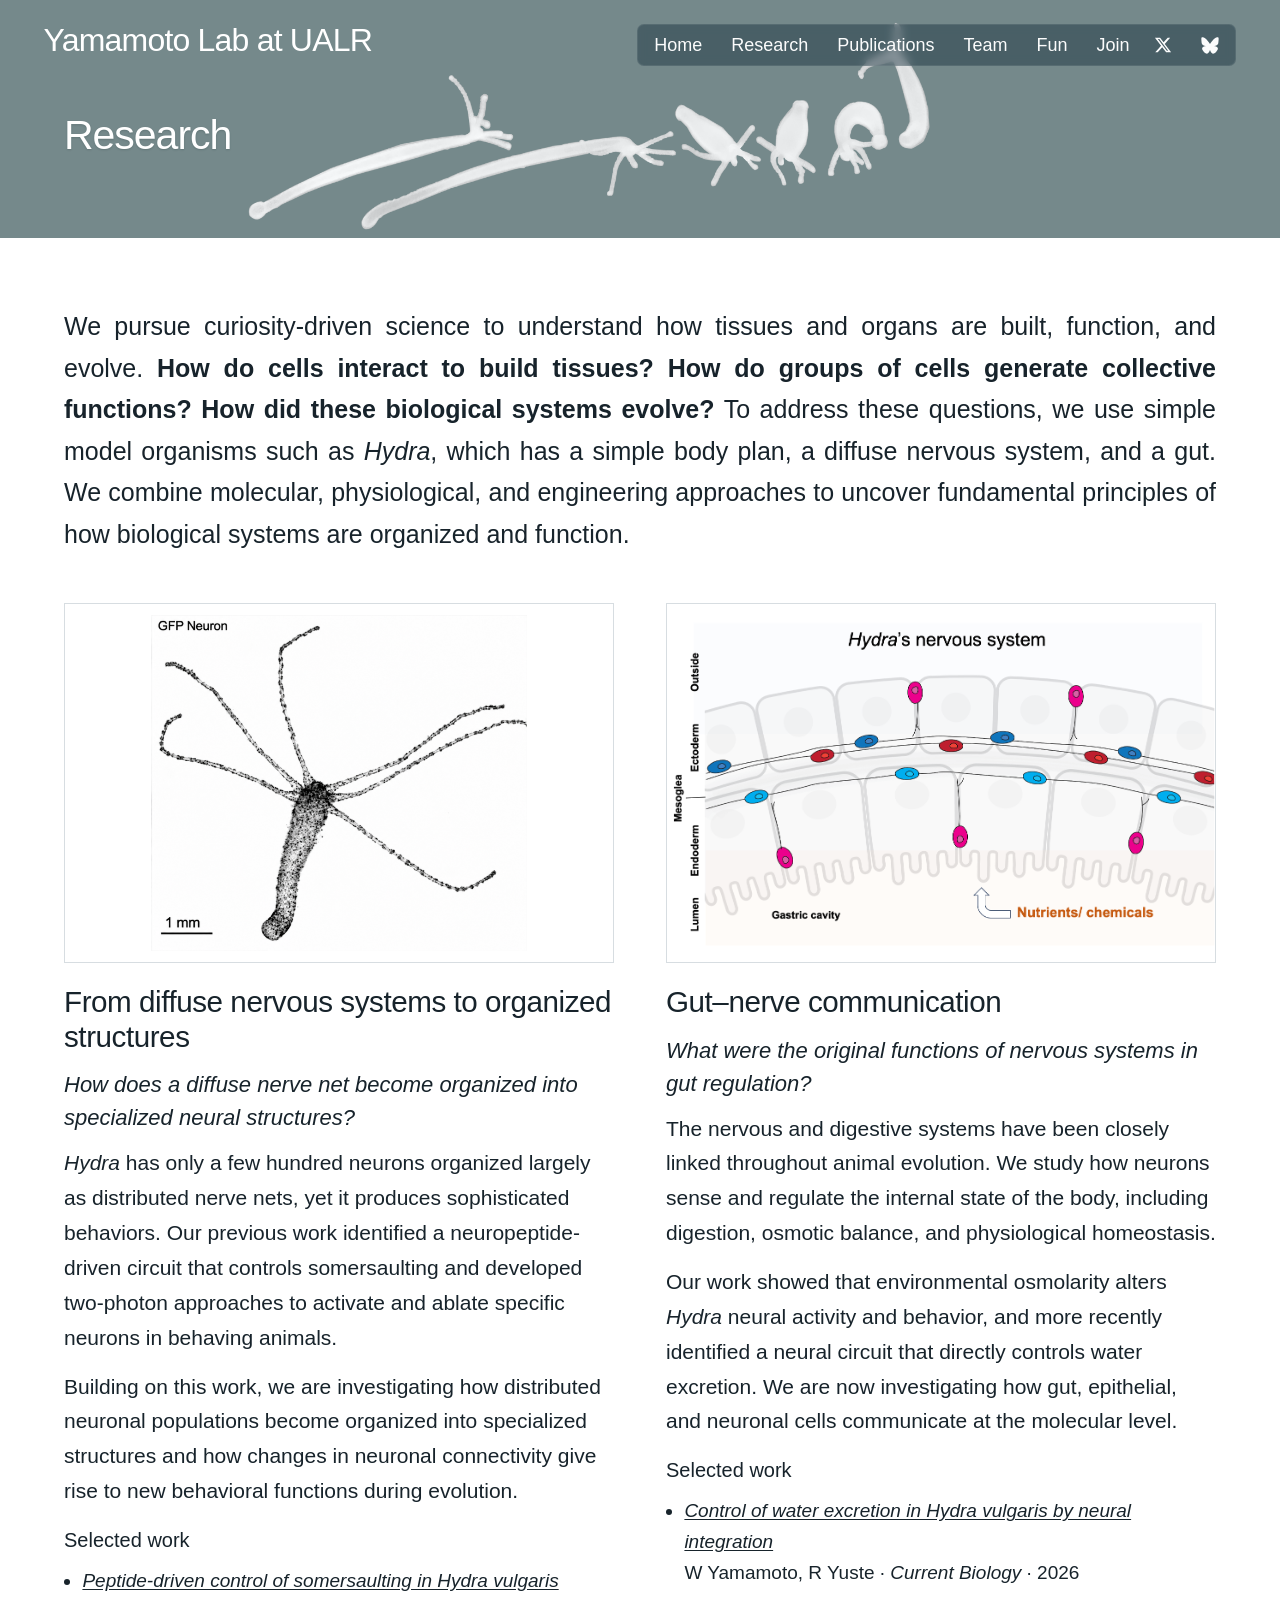
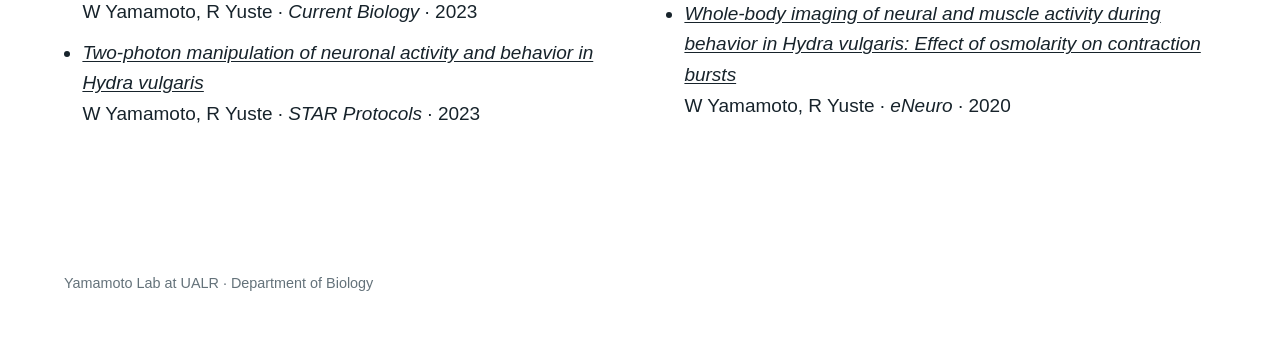
<file: research.html>
<!DOCTYPE html>

<html lang="en">
<head>
<meta charset="utf-8"/>
<meta content="width=device-width,initial-scale=1" name="viewport"/>
<title>Research | WY Lab at UALR</title>
<link href="style-v20.css?v=20261122a" rel="stylesheet"/>
</head>
<body class="research-page">
<header class="site-header">
<a class="brand" href="index.html">Yamamoto Lab at UALR</a>
<div class="header-right">
<nav>
<a href="index.html">Home</a>
<a href="research.html">Research</a>
<a href="publications.html">Publications</a>
<a href="team.html">Team</a>
<a href="fun.html">Fun</a>
<a href="join.html">Join</a>
</nav>
<div aria-label="Social media" class="social-links">
<a aria-label="Wataru Yamamoto on X" href="https://x.com/wayamamo" rel="noopener" target="_blank" title="X"><img alt="" src="assets/x.svg"/></a>
<a aria-label="Wataru Yamamoto on Bluesky" href="https://bsky.app/profile/wayamamo.bsky.social" rel="noopener" target="_blank" title="Bluesky"><img alt="" src="assets/bluesky.svg"/></a>
</div>
</div>
</header>
<section class="page-hero">
<div class="inner"><h1>Research</h1><div class="somersault-hero-art"><img alt="" aria-hidden="true" src="assets/somersault-header-original-pearl.png"/></div></div>
</section>
<main>
<section class="section">
<p class="lede">We pursue curiosity-driven science to understand how tissues and organs are built, function, and evolve. <strong>How do cells interact to build tissues? How do groups of cells generate collective functions? How did these biological systems evolve?</strong> To address these questions, we use simple model organisms such as <em>Hydra</em>, which has a simple body plan, a diffuse nervous system, and a gut. We combine molecular, physiological, and engineering approaches to uncover fundamental principles of how biological systems are organized and function.</p>
<div class="grid-2">
<article class="card">
<div class="project-image-frame neuron">
<img alt="Microscopy image of Hydra GFP neurons." src="assets/research-neurons-v2.png"/>
</div>
<h3>From diffuse nervous systems to organized structures</h3>
<p class="question">How does a diffuse nerve net become organized into specialized neural structures?</p>
<p><em>Hydra</em> has only a few hundred neurons organized largely as distributed nerve nets, yet it produces sophisticated behaviors. Our previous work identified a neuropeptide-driven circuit that controls somersaulting and developed two-photon approaches to activate and ablate specific neurons in behaving animals.</p>
<p>Building on this work, we are investigating how distributed neuronal populations become organized into specialized structures and how changes in neuronal connectivity give rise to new behavioral functions during evolution.</p>
<div class="selected-work">
<strong>Selected work</strong>
<ul>
<li><a href="https://scholar.google.com/citations?view_op=view_citation&amp;hl=en&amp;user=T0_w1joAAAAJ&amp;sortby=pubdate&amp;citation_for_view=T0_w1joAAAAJ:UebtZRa9Y70C" rel="noopener" target="_blank"><em>Peptide-driven control of somersaulting in Hydra vulgaris</em></a><br/>W Yamamoto, R Yuste · <em>Current Biology</em> · 2023</li>
<li><a href="https://scholar.google.com/scholar?q=Two-photon+manipulation+of+neuronal+activity+and+behavior+in+Hydra+vulgaris" rel="noopener" target="_blank"><em>Two-photon manipulation of neuronal activity and behavior in Hydra vulgaris</em></a><br/>W Yamamoto, R Yuste · <em>STAR Protocols</em> · 2023</li>
</ul>
</div>
</article>
<article class="card">
<div class="project-image-frame gut">
<img alt="Schematic illustration of Hydra's nervous system and gut-nerve communication." src="assets/research-gut-nerve.png"/>
</div>
<h3>Gut–nerve communication</h3>
<p class="question">What were the original functions of nervous systems in gut regulation?</p>
<p>The nervous and digestive systems have been closely linked throughout animal evolution. We study how neurons sense and regulate the internal state of the body, including digestion, osmotic balance, and physiological homeostasis.</p>
<p>Our work showed that environmental osmolarity alters <em>Hydra</em> neural activity and behavior, and more recently identified a neural circuit that directly controls water excretion. We are now investigating how gut, epithelial, and neuronal cells communicate at the molecular level.</p>
<div class="selected-work">
<strong>Selected work</strong>
<ul>
<li><a href="https://www.sciencedirect.com/science/article/pii/S0960982226010122" rel="noopener" target="_blank"><em>Control of water excretion in Hydra vulgaris by neural integration</em></a><br/>W Yamamoto, R Yuste · <em>Current Biology</em> · 2026</li>
<li><a href="https://scholar.google.com/citations?view_op=view_citation&amp;hl=en&amp;user=T0_w1joAAAAJ&amp;sortby=pubdate&amp;citation_for_view=T0_w1joAAAAJ:Se3iqnhoufwC" rel="noopener" target="_blank"><em>Whole-body imaging of neural and muscle activity during behavior in Hydra vulgaris: Effect of osmolarity on contraction bursts</em></a><br/>W Yamamoto, R Yuste · <em>eNeuro</em> · 2020</li>
</ul>
</div>
</article>
</div>
</section>
</main>
<footer>Yamamoto Lab at UALR · Department of Biology</footer>
</body>
</html>
</file>
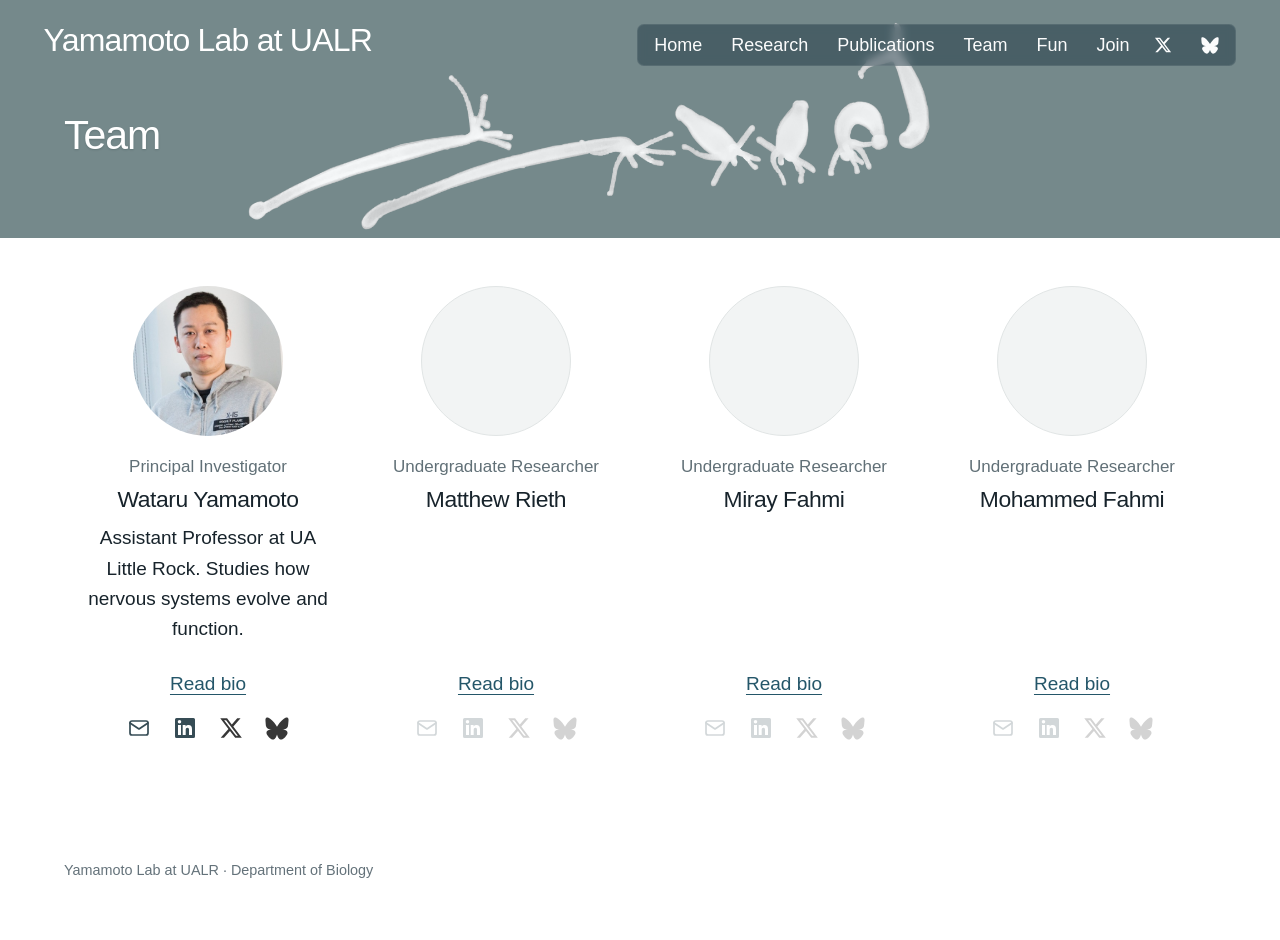
<file: team.html>
<!DOCTYPE html>

<html lang="en"><head><meta charset="utf-8"/><meta content="width=device-width,initial-scale=1" name="viewport"/><title>Team | WY Lab at UALR</title><link href="style-v20.css?v=20261122a" rel="stylesheet"/><style>
.team-main{padding:48px 0 72px;max-width:1120px;margin:0 auto;}
.team-grid{display:grid;grid-template-columns:repeat(4,minmax(0,1fr));gap:44px 32px;text-align:center;}
.team-entry{display:flex;flex-direction:column;align-items:center;min-width:0;}
.team-avatar{width:150px;height:150px;display:block;object-fit:cover;border-radius:50%;margin:0 auto 19px;}
.team-placeholder{background:#f2f4f4;border:1px solid #e1e5e5;}
.team-role{font-size:.87rem;line-height:1.35;font-weight:500;color:#617077;margin:0 0 7px;}
.team-main .team-name{font-size:1.43rem;font-weight:500;line-height:1.2;letter-spacing:-.02em;margin:0 0 10px;}
.team-summary{font-size:1rem;line-height:1.56;margin:0 0 15px;max-width:260px;}
.team-actions{margin-top:auto;padding-top:9px;display:flex;flex-direction:column;align-items:center;gap:15px;}
.bio-link,.team-back{color:#245669;font-weight:500;font-size:1rem;text-decoration:underline;text-underline-offset:4px;}
.team-icons{display:flex;align-items:center;justify-content:center;gap:15px;}
.team-icons a,.team-icons span{display:inline-flex;align-items:center;justify-content:center;width:22px;height:24px;color:#364c55;}
.team-icons svg,.team-icons img{display:block;width:19px;height:19px;object-fit:contain;}
.team-icons img{filter:brightness(0) saturate(100%);opacity:.78;}
.team-icons .unavailable{opacity:.22;}
.team-icons a:hover,.bio-link:hover,.team-back:hover{opacity:.65;}
.team-main a:focus-visible{outline:2px solid #245669;outline-offset:4px;}
.bio-layout{display:grid;grid-template-columns:210px minmax(0,1fr);gap:48px;max-width:960px;margin:30px auto 0;align-items:start;}
.bio-side{text-align:center;}
.bio-side .team-avatar{width:185px;height:185px;}
.bio-body .team-name{font-size:2.1rem;line-height:1.18;font-weight:400;margin:0 0 8px;}
.bio-body .team-role{font-size:1rem;margin-bottom:12px;}
.bio-body p{font-size:1.13rem;line-height:1.72;margin:0 0 17px;}
.bio-personal{margin-top:23px;display:grid;gap:14px;}
.bio-personal dt{font-weight:500;font-size:.98rem;color:#455961;margin:0 0 3px;}
.bio-personal dd{margin:0;font-size:1.08rem;}
@media(max-width:950px){.team-grid{grid-template-columns:repeat(2,minmax(0,1fr));gap:40px 28px;}.team-main{padding-top:42px;}}
@media(max-width:550px){.team-main{padding:35px 0 50px;}.team-avatar{width:112px;height:112px;margin-bottom:13px;}.team-grid{gap:32px 14px;}.team-main .team-name{font-size:1.17rem;}.team-role{font-size:.8rem;}.team-summary{font-size:.94rem;}.team-icons{gap:10px;}.bio-layout{grid-template-columns:1fr;gap:24px;margin-top:25px;}.bio-side .team-avatar{width:150px;height:150px;}.bio-body .team-name{font-size:1.8rem;}.bio-body p{font-size:1.04rem;}.bio-body{text-align:left;}}


/* v24 Team and profile typography; member name sizes stay unchanged. */
.team-main .team-role {font-size:17px;line-height:1.4;}
.team-main .team-summary {font-size:19px;line-height:1.6;}
.team-main .bio-link, .team-main .team-back {font-size:19px;}
.team-main .team-icons {gap:17px;}
.team-main .team-icons a, .team-main .team-icons span {width:29px;height:30px;}
.team-main .team-icons svg, .team-main .team-icons img {width:24px;height:24px;}
.team-main .bio-body .team-role {font-size:19px;}
.team-main .bio-body p {font-size:21px;line-height:1.68;}
.team-main .bio-personal {display:grid;grid-template-columns:repeat(2,minmax(0,1fr));gap:16px;margin-top:27px;}
.team-main .bio-personal > div {border:1px solid #dce4e7;border-radius:12px;padding:19px 20px;background:#f7fafb;min-width:0;}
.team-main .bio-personal dt {font-size:19px;font-weight:500;line-height:1.4;margin:0 0 8px;}
.team-main .bio-personal dd {font-size:21px;line-height:1.4;margin:0;}
@media(max-width:550px){
 .team-main .team-role {font-size:16px;}
 .team-main .team-summary {font-size:17px;}
 .team-main .bio-link,.team-main .team-back {font-size:18px;}
 .team-main .team-icons a,.team-main .team-icons span {width:27px;height:27px;}
 .team-main .team-icons svg,.team-main .team-icons img {width:22px;height:22px;}
 .team-main .bio-body p {font-size:19px;}
 .team-main .bio-personal {grid-template-columns:1fr;}
 .team-main .bio-personal dt {font-size:18px;}
 .team-main .bio-personal dd {font-size:19px;}
}
</style></head><body class="team-page">
<header class="site-header"><a class="brand" href="index.html">Yamamoto Lab at UALR</a><div class="header-right"><nav><a href="index.html">Home</a><a href="research.html">Research</a><a href="publications.html">Publications</a><a aria-current="page" href="team.html">Team</a><a href="fun.html">Fun</a><a href="join.html">Join</a></nav><div aria-label="Social media" class="social-links"><a aria-label="Wataru Yamamoto on X" href="https://x.com/wayamamo" rel="noopener" target="_blank" title="X"><img alt="" src="assets/x.svg"/></a><a aria-label="Wataru Yamamoto on Bluesky" href="https://bsky.app/profile/wayamamo.bsky.social" rel="noopener" target="_blank" title="Bluesky"><img alt="" src="assets/bluesky.svg"/></a></div></div></header>
<section class="page-hero"><div class="inner"><h1>Team</h1><div class="somersault-hero-art"><img alt="" aria-hidden="true" src="assets/somersault-header-original-pearl.png"/></div></div></section>
<main><section class="section team-main"><div class="team-grid"><article class="team-entry"><img alt="Wataru Yamamoto" class="team-avatar" height="420" src="[data-uri]" width="420"/><p class="team-role">Principal Investigator</p><h2 class="team-name">Wataru Yamamoto</h2><p class="team-summary">Assistant Professor at UA Little Rock. Studies how nervous systems evolve and function.</p><div class="team-actions"><a aria-label="Read bio: Wataru Yamamoto" class="bio-link" href="wataru-yamamoto.html">Read bio</a><div aria-label="Contact and social links" class="team-icons"><a aria-label="Email" href="mailto:wyamamoto1@ualr.edu" title="Email"><svg aria-hidden="true" fill="none" stroke="currentColor" stroke-linecap="round" stroke-linejoin="round" stroke-width="1.7" viewbox="0 0 24 24"><rect height="14" rx="2" width="18" x="3" y="5"></rect><path d="m3 7 9 6 9-6"></path></svg></a><a aria-label="LinkedIn" href="https://www.linkedin.com/in/ACoAAE5W5g8BY7G9oMhLkYvYotsMbf0DZvSkvjg" rel="noopener noreferrer" target="_blank" title="LinkedIn"><svg aria-hidden="true" fill="currentColor" viewbox="0 0 24 24"><path d="M20.5 2H3.5A1.5 1.5 0 0 0 2 3.5v17A1.5 1.5 0 0 0 3.5 22h17a1.5 1.5 0 0 0 1.5-1.5v-17A1.5 1.5 0 0 0 20.5 2ZM8 19H5V9h3ZM6.5 7.6a1.75 1.75 0 1 1 0-3.5 1.75 1.75 0 0 1 0 3.5ZM19 19h-3v-5.2c0-1.3-.4-2.1-1.5-2.1-1.2 0-1.8.8-1.8 2.1V19h-3V9h2.9v1.4A3.3 3.3 0 0 1 15.5 9c2.4 0 3.5 1.4 3.5 4.2Z"></path></svg></a><a aria-label="X" href="https://x.com/wayamamo" rel="noopener noreferrer" target="_blank" title="X"><img alt="" src="assets/x.svg"/></a><a aria-label="Bluesky" href="https://bsky.app/profile/wayamamo.bsky.social" rel="noopener noreferrer" target="_blank" title="Bluesky"><img alt="" src="assets/bluesky.svg"/></a></div></div></article><article class="team-entry"><div aria-label="Photo not yet available" class="team-avatar team-placeholder" role="img"></div><p class="team-role">Undergraduate Researcher</p><h2 class="team-name">Matthew Rieth</h2><div class="team-actions"><a aria-label="Read bio: Matthew Rieth" class="bio-link" href="matthew-rieth.html">Read bio</a><div aria-label="Contact links not yet provided" class="team-icons"><span aria-hidden="true" class="unavailable" title="Email not yet provided"><svg aria-hidden="true" fill="none" stroke="currentColor" stroke-linecap="round" stroke-linejoin="round" stroke-width="1.7" viewbox="0 0 24 24"><rect height="14" rx="2" width="18" x="3" y="5"></rect><path d="m3 7 9 6 9-6"></path></svg></span><span aria-hidden="true" class="unavailable" title="LinkedIn not yet provided"><svg aria-hidden="true" fill="currentColor" viewbox="0 0 24 24"><path d="M20.5 2H3.5A1.5 1.5 0 0 0 2 3.5v17A1.5 1.5 0 0 0 3.5 22h17a1.5 1.5 0 0 0 1.5-1.5v-17A1.5 1.5 0 0 0 20.5 2ZM8 19H5V9h3ZM6.5 7.6a1.75 1.75 0 1 1 0-3.5 1.75 1.75 0 0 1 0 3.5ZM19 19h-3v-5.2c0-1.3-.4-2.1-1.5-2.1-1.2 0-1.8.8-1.8 2.1V19h-3V9h2.9v1.4A3.3 3.3 0 0 1 15.5 9c2.4 0 3.5 1.4 3.5 4.2Z"></path></svg></span><span aria-hidden="true" class="unavailable" title="X not yet provided"><img alt="" src="assets/x.svg"/></span><span aria-hidden="true" class="unavailable" title="Bluesky not yet provided"><img alt="" src="assets/bluesky.svg"/></span></div></div></article><article class="team-entry"><div aria-label="Photo not yet available" class="team-avatar team-placeholder" role="img"></div><p class="team-role">Undergraduate Researcher</p><h2 class="team-name">Miray Fahmi</h2><div class="team-actions"><a aria-label="Read bio: Miray Fahmi" class="bio-link" href="miray-fahmi.html">Read bio</a><div aria-label="Contact links not yet provided" class="team-icons"><span aria-hidden="true" class="unavailable" title="Email not yet provided"><svg aria-hidden="true" fill="none" stroke="currentColor" stroke-linecap="round" stroke-linejoin="round" stroke-width="1.7" viewbox="0 0 24 24"><rect height="14" rx="2" width="18" x="3" y="5"></rect><path d="m3 7 9 6 9-6"></path></svg></span><span aria-hidden="true" class="unavailable" title="LinkedIn not yet provided"><svg aria-hidden="true" fill="currentColor" viewbox="0 0 24 24"><path d="M20.5 2H3.5A1.5 1.5 0 0 0 2 3.5v17A1.5 1.5 0 0 0 3.5 22h17a1.5 1.5 0 0 0 1.5-1.5v-17A1.5 1.5 0 0 0 20.5 2ZM8 19H5V9h3ZM6.5 7.6a1.75 1.75 0 1 1 0-3.5 1.75 1.75 0 0 1 0 3.5ZM19 19h-3v-5.2c0-1.3-.4-2.1-1.5-2.1-1.2 0-1.8.8-1.8 2.1V19h-3V9h2.9v1.4A3.3 3.3 0 0 1 15.5 9c2.4 0 3.5 1.4 3.5 4.2Z"></path></svg></span><span aria-hidden="true" class="unavailable" title="X not yet provided"><img alt="" src="assets/x.svg"/></span><span aria-hidden="true" class="unavailable" title="Bluesky not yet provided"><img alt="" src="assets/bluesky.svg"/></span></div></div></article><article class="team-entry"><div aria-label="Photo not yet available" class="team-avatar team-placeholder" role="img"></div><p class="team-role">Undergraduate Researcher</p><h2 class="team-name">Mohammed Fahmi</h2><div class="team-actions"><a aria-label="Read bio: Mohammed Fahmi" class="bio-link" href="mohammed-fahmi.html">Read bio</a><div aria-label="Contact links not yet provided" class="team-icons"><span aria-hidden="true" class="unavailable" title="Email not yet provided"><svg aria-hidden="true" fill="none" stroke="currentColor" stroke-linecap="round" stroke-linejoin="round" stroke-width="1.7" viewbox="0 0 24 24"><rect height="14" rx="2" width="18" x="3" y="5"></rect><path d="m3 7 9 6 9-6"></path></svg></span><span aria-hidden="true" class="unavailable" title="LinkedIn not yet provided"><svg aria-hidden="true" fill="currentColor" viewbox="0 0 24 24"><path d="M20.5 2H3.5A1.5 1.5 0 0 0 2 3.5v17A1.5 1.5 0 0 0 3.5 22h17a1.5 1.5 0 0 0 1.5-1.5v-17A1.5 1.5 0 0 0 20.5 2ZM8 19H5V9h3ZM6.5 7.6a1.75 1.75 0 1 1 0-3.5 1.75 1.75 0 0 1 0 3.5ZM19 19h-3v-5.2c0-1.3-.4-2.1-1.5-2.1-1.2 0-1.8.8-1.8 2.1V19h-3V9h2.9v1.4A3.3 3.3 0 0 1 15.5 9c2.4 0 3.5 1.4 3.5 4.2Z"></path></svg></span><span aria-hidden="true" class="unavailable" title="X not yet provided"><img alt="" src="assets/x.svg"/></span><span aria-hidden="true" class="unavailable" title="Bluesky not yet provided"><img alt="" src="assets/bluesky.svg"/></span></div></div></article></div></section></main>
<footer>Yamamoto Lab at UALR · Department of Biology</footer>
</body></html>
</file>
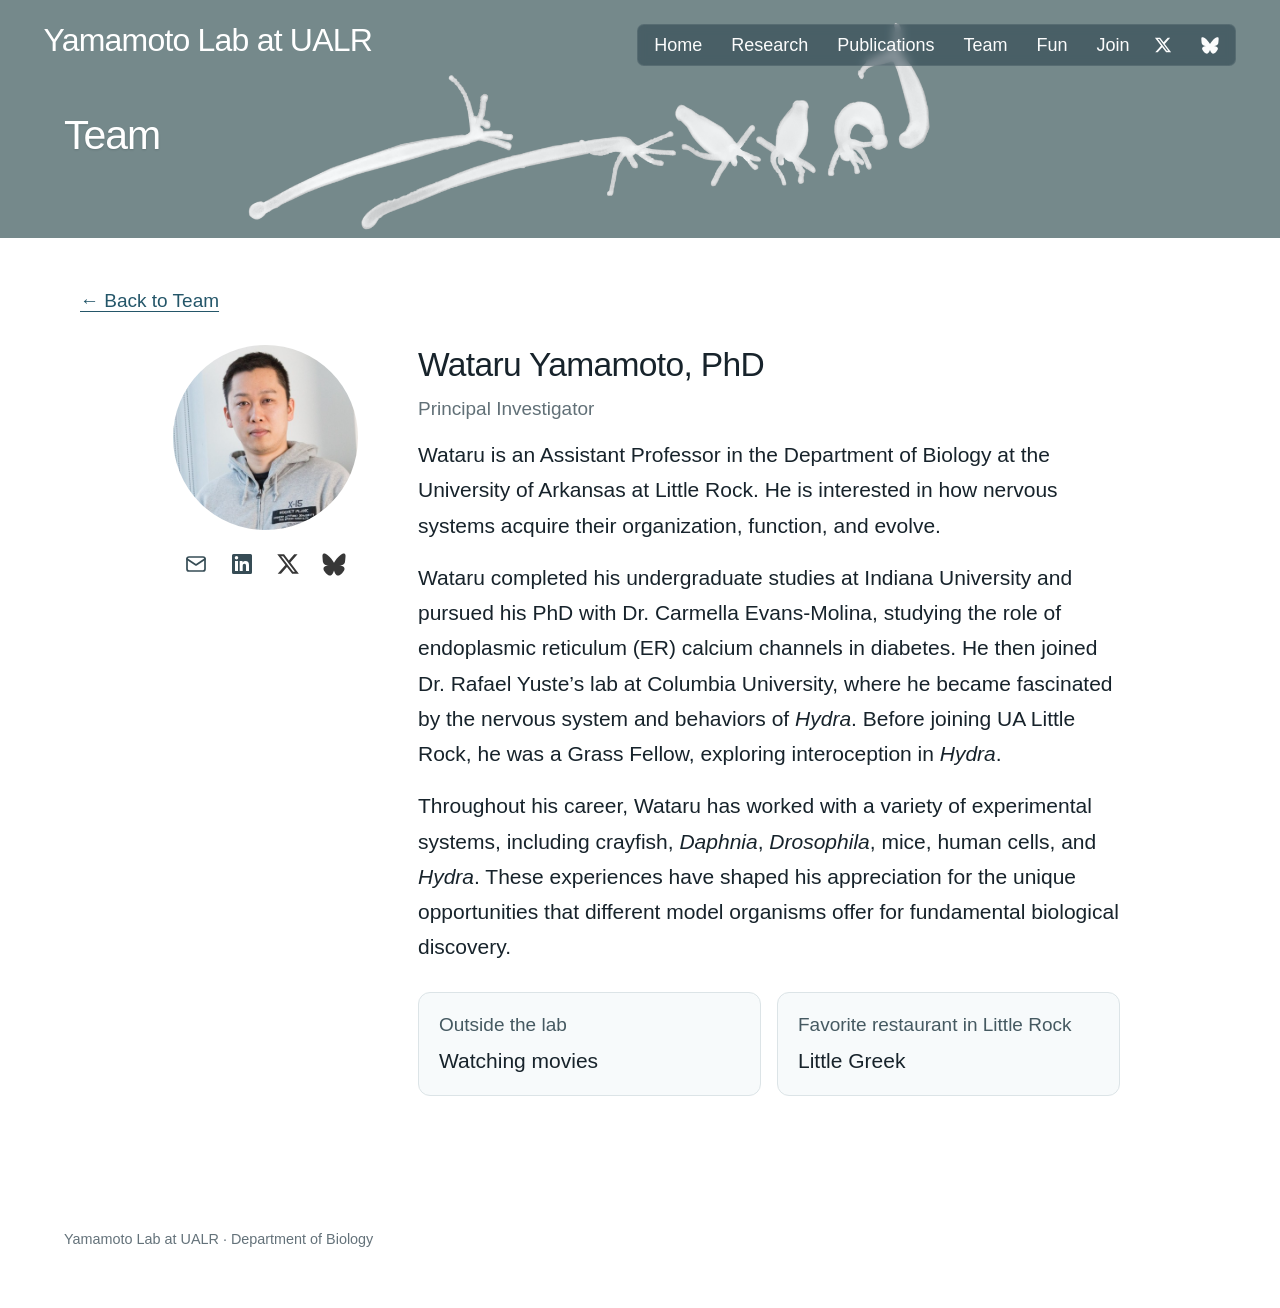
<file: wataru-yamamoto.html>
<!DOCTYPE html>

<html lang="en"><head><meta charset="utf-8"/><meta content="width=device-width,initial-scale=1" name="viewport"/><title>Wataru Yamamoto | WY Lab at UALR</title><link href="style-v20.css?v=20261122a" rel="stylesheet"/><style>
.team-main{padding:48px 0 72px;max-width:1120px;margin:0 auto;}
.team-grid{display:grid;grid-template-columns:repeat(4,minmax(0,1fr));gap:44px 32px;text-align:center;}
.team-entry{display:flex;flex-direction:column;align-items:center;min-width:0;}
.team-avatar{width:150px;height:150px;display:block;object-fit:cover;border-radius:50%;margin:0 auto 19px;}
.team-placeholder{background:#f2f4f4;border:1px solid #e1e5e5;}
.team-role{font-size:.87rem;line-height:1.35;font-weight:500;color:#617077;margin:0 0 7px;}
.team-main .team-name{font-size:1.43rem;font-weight:500;line-height:1.2;letter-spacing:-.02em;margin:0 0 10px;}
.team-summary{font-size:1rem;line-height:1.56;margin:0 0 15px;max-width:260px;}
.team-actions{margin-top:auto;padding-top:9px;display:flex;flex-direction:column;align-items:center;gap:15px;}
.bio-link,.team-back{color:#245669;font-weight:500;font-size:1rem;text-decoration:underline;text-underline-offset:4px;}
.team-icons{display:flex;align-items:center;justify-content:center;gap:15px;}
.team-icons a,.team-icons span{display:inline-flex;align-items:center;justify-content:center;width:22px;height:24px;color:#364c55;}
.team-icons svg,.team-icons img{display:block;width:19px;height:19px;object-fit:contain;}
.team-icons img{filter:brightness(0) saturate(100%);opacity:.78;}
.team-icons .unavailable{opacity:.22;}
.team-icons a:hover,.bio-link:hover,.team-back:hover{opacity:.65;}
.team-main a:focus-visible{outline:2px solid #245669;outline-offset:4px;}
.bio-layout{display:grid;grid-template-columns:210px minmax(0,1fr);gap:48px;max-width:960px;margin:30px auto 0;align-items:start;}
.bio-side{text-align:center;}
.bio-side .team-avatar{width:185px;height:185px;}
.bio-body .team-name{font-size:2.1rem;line-height:1.18;font-weight:400;margin:0 0 8px;}
.bio-body .team-role{font-size:1rem;margin-bottom:12px;}
.bio-body p{font-size:1.13rem;line-height:1.72;margin:0 0 17px;}
.bio-personal{margin-top:23px;display:grid;gap:14px;}
.bio-personal dt{font-weight:500;font-size:.98rem;color:#455961;margin:0 0 3px;}
.bio-personal dd{margin:0;font-size:1.08rem;}
@media(max-width:950px){.team-grid{grid-template-columns:repeat(2,minmax(0,1fr));gap:40px 28px;}.team-main{padding-top:42px;}}
@media(max-width:550px){.team-main{padding:35px 0 50px;}.team-avatar{width:112px;height:112px;margin-bottom:13px;}.team-grid{gap:32px 14px;}.team-main .team-name{font-size:1.17rem;}.team-role{font-size:.8rem;}.team-summary{font-size:.94rem;}.team-icons{gap:10px;}.bio-layout{grid-template-columns:1fr;gap:24px;margin-top:25px;}.bio-side .team-avatar{width:150px;height:150px;}.bio-body .team-name{font-size:1.8rem;}.bio-body p{font-size:1.04rem;}.bio-body{text-align:left;}}


/* v24 Team and profile typography; member name sizes stay unchanged. */
.team-main .team-role {font-size:17px;line-height:1.4;}
.team-main .team-summary {font-size:19px;line-height:1.6;}
.team-main .bio-link, .team-main .team-back {font-size:19px;}
.team-main .team-icons {gap:17px;}
.team-main .team-icons a, .team-main .team-icons span {width:29px;height:30px;}
.team-main .team-icons svg, .team-main .team-icons img {width:24px;height:24px;}
.team-main .bio-body .team-role {font-size:19px;}
.team-main .bio-body p {font-size:21px;line-height:1.68;}
.team-main .bio-personal {display:grid;grid-template-columns:repeat(2,minmax(0,1fr));gap:16px;margin-top:27px;}
.team-main .bio-personal > div {border:1px solid #dce4e7;border-radius:12px;padding:19px 20px;background:#f7fafb;min-width:0;}
.team-main .bio-personal dt {font-size:19px;font-weight:500;line-height:1.4;margin:0 0 8px;}
.team-main .bio-personal dd {font-size:21px;line-height:1.4;margin:0;}
@media(max-width:550px){
 .team-main .team-role {font-size:16px;}
 .team-main .team-summary {font-size:17px;}
 .team-main .bio-link,.team-main .team-back {font-size:18px;}
 .team-main .team-icons a,.team-main .team-icons span {width:27px;height:27px;}
 .team-main .team-icons svg,.team-main .team-icons img {width:22px;height:22px;}
 .team-main .bio-body p {font-size:19px;}
 .team-main .bio-personal {grid-template-columns:1fr;}
 .team-main .bio-personal dt {font-size:18px;}
 .team-main .bio-personal dd {font-size:19px;}
}
</style></head><body class="team-page">
<header class="site-header"><a class="brand" href="index.html">Yamamoto Lab at UALR</a><div class="header-right"><nav><a href="index.html">Home</a><a href="research.html">Research</a><a href="publications.html">Publications</a><a aria-current="page" href="team.html">Team</a><a href="fun.html">Fun</a><a href="join.html">Join</a></nav><div aria-label="Social media" class="social-links"><a aria-label="Wataru Yamamoto on X" href="https://x.com/wayamamo" rel="noopener" target="_blank" title="X"><img alt="" src="assets/x.svg"/></a><a aria-label="Wataru Yamamoto on Bluesky" href="https://bsky.app/profile/wayamamo.bsky.social" rel="noopener" target="_blank" title="Bluesky"><img alt="" src="assets/bluesky.svg"/></a></div></div></header>
<section class="page-hero"><div class="inner"><h1>Team</h1><div class="somersault-hero-art"><img alt="" aria-hidden="true" src="assets/somersault-header-original-pearl.png"/></div></div></section>
<main><section class="section team-main"><a class="team-back" href="team.html">← Back to Team</a><article class="bio-layout"><div class="bio-side"><img alt="Wataru Yamamoto" class="team-avatar" height="420" src="[data-uri]" width="420"/><div aria-label="Contact and social links" class="team-icons"><a aria-label="Email" href="mailto:wyamamoto1@ualr.edu" title="Email"><svg aria-hidden="true" fill="none" stroke="currentColor" stroke-linecap="round" stroke-linejoin="round" stroke-width="1.7" viewbox="0 0 24 24"><rect height="14" rx="2" width="18" x="3" y="5"></rect><path d="m3 7 9 6 9-6"></path></svg></a><a aria-label="LinkedIn" href="https://www.linkedin.com/in/ACoAAE5W5g8BY7G9oMhLkYvYotsMbf0DZvSkvjg" rel="noopener noreferrer" target="_blank" title="LinkedIn"><svg aria-hidden="true" fill="currentColor" viewbox="0 0 24 24"><path d="M20.5 2H3.5A1.5 1.5 0 0 0 2 3.5v17A1.5 1.5 0 0 0 3.5 22h17a1.5 1.5 0 0 0 1.5-1.5v-17A1.5 1.5 0 0 0 20.5 2ZM8 19H5V9h3ZM6.5 7.6a1.75 1.75 0 1 1 0-3.5 1.75 1.75 0 0 1 0 3.5ZM19 19h-3v-5.2c0-1.3-.4-2.1-1.5-2.1-1.2 0-1.8.8-1.8 2.1V19h-3V9h2.9v1.4A3.3 3.3 0 0 1 15.5 9c2.4 0 3.5 1.4 3.5 4.2Z"></path></svg></a><a aria-label="X" href="https://x.com/wayamamo" rel="noopener noreferrer" target="_blank" title="X"><img alt="" src="assets/x.svg"/></a><a aria-label="Bluesky" href="https://bsky.app/profile/wayamamo.bsky.social" rel="noopener noreferrer" target="_blank" title="Bluesky"><img alt="" src="assets/bluesky.svg"/></a></div></div><div class="bio-body"><h2 class="team-name">Wataru Yamamoto, PhD</h2><p class="team-role">Principal Investigator</p><p>Wataru is an Assistant Professor in the Department of Biology at the University of Arkansas at Little Rock. He is interested in how nervous systems acquire their organization, function, and evolve.</p>
<p>Wataru completed his undergraduate studies at Indiana University and pursued his PhD with Dr. Carmella Evans-Molina, studying the role of endoplasmic reticulum (ER) calcium channels in diabetes. He then joined Dr. Rafael Yuste’s lab at Columbia University, where he became fascinated by the nervous system and behaviors of <em>Hydra</em>. Before joining UA Little Rock, he was a Grass Fellow, exploring interoception in <em>Hydra</em>.</p>
<p>Throughout his career, Wataru has worked with a variety of experimental systems, including crayfish, <em>Daphnia</em>, <em>Drosophila</em>, mice, human cells, and <em>Hydra</em>. These experiences have shaped his appreciation for the unique opportunities that different model organisms offer for fundamental biological discovery.</p>
<dl class="bio-personal"><div><dt>Outside the lab</dt><dd>Watching movies</dd></div><div><dt>Favorite restaurant in Little Rock</dt><dd>Little Greek</dd></div></dl></div></article></section></main>
<footer>Yamamoto Lab at UALR · Department of Biology</footer>
</body></html>
</file>
<file: style-v20.css>
:root{
  --navy:#173b4a;
  --ink:#17232b;
  --muted:#64727a;
  --paper:#ffffff;
  --max:1240px;
}
*{box-sizing:border-box}
html{scroll-behavior:smooth}
body{
  margin:0;
  font-family:"Helvetica Neue",Helvetica,Arial,sans-serif;
  font-weight:300;
  color:var(--ink);
  background:#fff;
  line-height:1.55;
  -webkit-font-smoothing:antialiased;
  text-rendering:optimizeLegibility;
}
a{color:inherit;text-decoration:none}
.site-header{
  position:absolute;
  z-index:20;
  top:0; left:0; right:0;
  display:flex;
  align-items:center;
  justify-content:space-between;
  gap:34px;
  padding:24px 3.4vw;
  color:#fff;
}
.brand{
  font-size:32px;
  line-height:1;
  font-weight:300;
  letter-spacing:-0.025em;
  white-space:nowrap;
}
.header-right{
  display:flex;
  align-items:center;
  gap:29px;
  margin-left:auto;
}
nav{
  display:flex;
  align-items:center;
  gap:29px;
  font-size:18px;
  line-height:1;
  font-weight:300;
}
nav a,.social-links a{opacity:.98}
nav a:hover,.social-links a:hover{opacity:.67}
.social-links{
  display:flex;
  align-items:center;
  gap:29px;
  margin-left:0;
}
.social-links a{
  display:inline-flex;
  align-items:center;
  justify-content:center;
  width:18px;
  height:18px;
  flex:0 0 18px;
}
.social-links img{
  display:block !important;
  width:18px !important;
  height:18px !important;
  max-width:18px !important;
  max-height:18px !important;
  object-fit:contain;
}
.hero{
  height:64vh;
  min-height:520px;
  max-height:650px;
  position:relative;
  display:flex;
  align-items:center;
  overflow:hidden;
  background:var(--navy);
}
.hero video{
  position:absolute;
  inset:0;
  width:100%;
  height:100%;
  object-fit:cover;
  object-position:center center;
  filter:brightness(1.13) contrast(.94);
}
.hero::after{
  content:"";
  position:absolute;
  inset:0;
  background:linear-gradient(90deg,rgba(18,48,60,.10) 0%,rgba(18,48,60,.03) 58%,rgba(18,48,60,0) 100%);
  pointer-events:none;
}
.hero-copy{
  position:relative;
  z-index:2;
  width:min(var(--max),83vw);
  margin:0 auto;
  color:#fff;
  transform:translateY(28px);
}
.kicker{
  margin:0 0 13px;
  font-size:21px;
  line-height:1.15;
  font-weight:300;
  letter-spacing:.12em;
  text-transform:uppercase;
}
.hero h1{
  margin:0 0 13px;
  font-size:41px;
  line-height:1.08;
  font-weight:600;
  letter-spacing:-.025em;
}
.hero p{
  margin:0;
  font-size:25px;
  line-height:1.3;
  font-weight:300;
}
main{width:min(var(--max),90vw);margin:auto}
.section{padding:88px 0}
.home-intro{padding:54px 0 44px}
.home-intro .lede{
  width:100%;
  max-width:none;
  margin:0;
  font-size:22px;
  line-height:1.58;
  font-weight:300;
}
.home-news{padding:42px 0 90px}
.home-news h2{
  margin:0 0 20px;
  font-size:27px;
  line-height:1.1;
  font-weight:300;
  letter-spacing:-.015em;
}
.news-row{
  display:grid;
  grid-template-columns:190px 1fr;
  gap:31px;
  padding:16px 0;
  border-top:1px solid #d0d7da;
  font-size:18px;
  line-height:1.5;
  font-weight:300;
}
.news-row strong{font-weight:500}
.paper-link{font-weight:400;border-bottom:1px solid currentColor}
.paper-link:hover{opacity:.62}
.section h2{
  font-size:clamp(2.25rem,4vw,4rem);
  font-weight:300;
  line-height:1;
  letter-spacing:-.035em;
  margin:0 0 28px;
}
/* Keep Group News deliberately understated and aligned with the hero title. */
.home-page .home-news h2{
  font-size:40px;
  line-height:1.08;
  font-weight:300;
  letter-spacing:-.025em;
  margin:0 0 20px;
}
.lede{font-size:1.30rem;max-width:960px;line-height:1.6;font-weight:300}
.grid-2{display:grid;grid-template-columns:1fr 1fr;gap:48px}
.card{border-top:1px solid #b9c4ca;padding-top:22px}
.card h3{font-size:1.7rem;font-weight:400;margin:.2rem 0 .7rem}
.card .question{font-style:italic;color:var(--muted)}
.page-hero{padding:105px 0 28px;background:var(--navy);color:#fff}
.page-hero .inner{width:min(var(--max),90vw);margin:auto}
.page-hero h1{font-size:41px;line-height:1.08;font-weight:300;letter-spacing:-.025em;margin:0}
.pub{padding:20px 0;border-top:1px solid #cad1d5}
.pub strong{font-size:1.08rem;font-weight:500}
.meta{color:var(--muted);margin-top:4px}
footer{width:min(var(--max),90vw);margin:auto;padding:44px 0 58px;border-top:1px solid #ccd4d8;color:var(--muted);font-size:.9rem}
@media(max-width:950px){
  .brand{font-size:27px}
  nav{gap:18px;font-size:15px}
}
@media(max-width:760px){
  .site-header{padding:17px 5vw;align-items:flex-start;background:linear-gradient(to bottom,rgba(8,29,38,.45),rgba(8,29,38,0))}
  .brand{font-size:22px;line-height:1.15}
  .header-right{gap:10px;align-items:flex-start}
  nav{gap:10px;font-size:13.5px;flex-wrap:wrap;justify-content:flex-end}
  .social-links{gap:10px}
  .social-links a,.social-links img{width:14px!important;height:14px!important;max-width:14px!important;max-height:14px!important}
  .hero{height:58vh;min-height:420px;max-height:550px}
  .hero-copy{width:90vw;transform:translateY(24px)}
  .kicker{font-size:16px}
  .hero h1{font-size:34px;font-weight:600}
  .home-page .home-news h2{font-size:33px}
  .hero p{font-size:20px}
  .home-intro .lede{font-size:19px}
  .news-row{grid-template-columns:1fr;gap:4px;font-size:16.5px}
  .grid-2{grid-template-columns:1fr;gap:34px}
}

@media(max-width:760px){
  .page-hero{padding:88px 0 22px}
  .page-hero h1{font-size:34px;font-weight:300}
}


/* Research page refinements */
.research-page .lede{
  font-size:1.38rem;
  line-height:1.68;
  max-width:1100px;
}
.research-page .grid-2{
  align-items:start;
  gap:52px;
  margin-top:48px !important;
}
.research-page .card{
  border-top:none;
  padding-top:0;
}
.research-page .project-image{
  display:block;
  width:100%;
  height:auto;
  margin:0 0 20px;
  border:1px solid #d7dde1;
  background:#fff;
}
.research-page .card h3{
  font-size:1.85rem;
  line-height:1.18;
  font-weight:400;
  margin:.2rem 0 .85rem;
  letter-spacing:-.015em;
}
.research-page .card .question{
  font-size:1.25rem;
  line-height:1.45;
  color:var(--ink);
  font-style:italic;
  margin:0 0 12px;
}
.research-page .card p{
  font-size:1.12rem;
  line-height:1.68;
  margin:0 0 14px;
}
.research-page .selected-work{
  margin-top:16px;
}
.research-page .selected-work strong{
  display:block;
  margin-bottom:10px;
  font-weight:500;
  font-size:1.12rem;
}
.research-page .selected-work ul{
  margin:0;
  padding-left:1.15rem;
}
.research-page .selected-work li{
  margin:0 0 10px;
  font-size:1.06rem;
  line-height:1.55;
}
.research-page .selected-work a{
  text-decoration:underline;
  text-underline-offset:2px;
}
.research-page .selected-work a:hover{
  opacity:.68;
}

@media(max-width:760px){
  .research-page .lede{font-size:1.18rem}
  .research-page .card h3{font-size:1.6rem}
  .research-page .card .question{font-size:1.12rem}
  .research-page .card p{font-size:1.02rem}
}

/* Research page v9 */
.research-page main{width:min(var(--max),90vw)}
.research-page .section{padding-top:68px}
.research-page .lede{
  width:100%;
  max-width:none;
  font-size:1.38rem;
  line-height:1.68;
  margin:0;
}
.research-page .grid-2{
  margin-top:48px !important;
  gap:52px;
}
.research-page .project-image-frame{
  width:100%;
  height:360px;
  display:flex;
  align-items:center;
  justify-content:center;
  margin:0 0 22px;
  border:1px solid #d7dde1;
  background:#fff;
  overflow:hidden;
}
.research-page .project-image-frame img{
  display:block;
  max-width:100%;
  max-height:100%;
  width:auto;
  height:auto;
  object-fit:contain;
}
.research-page .project-image-frame.neuron img{
  max-width:82%;
  max-height:94%;
}
.research-page .project-image-frame.gut img{
  width:100%;
  height:100%;
  object-fit:contain;
}
@media(max-width:760px){
  .research-page .project-image-frame{height:280px}
  .research-page .project-image-frame.neuron img{max-width:88%}
}

/* Research introduction: full-width single justified paragraph */
.research-page .lede{
  width:100%;
  max-width:none !important;
  margin:0;
  text-align:justify;
  text-align-last:left;
  text-justify:inter-word;
  hyphens:auto;
  -webkit-hyphens:auto;
}
.research-page .lede strong{
  font-weight:600;
}

/* Publications links */
.publications-page{
  padding-top:56px;
}
.scholar-link{
  margin:0 0 30px;
  font-size:1.12rem;
}
.scholar-link a,
.pub strong a{
  text-decoration:underline;
  text-underline-offset:3px;
  text-decoration-thickness:1px;
}
.scholar-link a:hover,
.pub strong a:hover{
  opacity:.65;
}

/* Publications with figures */
.publications-page{
  padding-top:56px;
}
.publications-page .scholar-link{
  margin:0 0 32px;
  font-size:1.12rem;
}
.publications-page .scholar-link a,
.publications-page .pub strong a{
  text-decoration:underline;
  text-underline-offset:3px;
  text-decoration-thickness:1px;
}
.publications-page .scholar-link a:hover,
.publications-page .pub strong a:hover{
  opacity:.65;
}
.publications-page .pub{
  display:grid;
  grid-template-columns: 360px 1fr;
  gap:28px;
  align-items:center;
  padding:26px 0;
  border-top:1px solid #cad1d5;
}
.publications-page .pub-figure{
  width:100%;
  height:220px;
  display:flex;
  align-items:center;
  justify-content:center;
  border:1px solid #d7dde1;
  background:#fff;
  overflow:hidden;
}
.publications-page .pub-figure img{
  display:block;
  max-width:100%;
  max-height:100%;
  width:auto;
  height:auto;
  object-fit:contain;
}
.publications-page .pub-content{
  min-width:0;
}
.publications-page .pub strong{
  display:block;
  font-size:1.08rem;
  font-weight:500;
  line-height:1.45;
}
.publications-page .meta{
  color:var(--muted);
  margin-top:7px;
  font-size:1rem;
  line-height:1.5;
}
@media(max-width:900px){
  .publications-page .pub{
    grid-template-columns: 1fr;
    gap:18px;
    align-items:start;
  }
  .publications-page .pub-figure{
    width:min(100%, 520px);
    height:220px;
    margin:0 auto;
  }
}




/* v17: shared translucent navigation tray (home + interior). */
.site-header{z-index:50;}
.header-right{
  background:rgba(13,39,53,.56);
  border:1px solid rgba(255,255,255,.10);
  border-radius:7px;
  padding:11px 16px;
  gap:25px;
  -webkit-backdrop-filter:blur(5px);
  backdrop-filter:blur(5px);
}
@media(max-width:950px){
  .header-right{gap:14px;padding:10px 12px;}
  nav,.social-links{gap:16px;}
}
@media(max-width:760px){
  .site-header{gap:14px;}
  .header-right{gap:10px;padding:8px 10px;max-width:70vw;align-items:center;}
  nav,.social-links{gap:9px;}
  .hero{min-height:420px;}
}

/* Fixed-height interior title bands. The illustration is overlaid,
   so it never changes the blue strip height. */
.page-hero{
  position:relative;
  padding:0 !important;
  height:238px;
  min-height:238px;
  overflow:hidden;
  background:#75898B;
  color:white;
}
.page-hero .inner{
  position:relative;
  display:block;
  height:100%;
  min-height:0;
  width:min(var(--max),90vw);
  margin:0 auto;
}
.page-hero h1{
  position:absolute;
  left:0;
  top:135px;
  transform:translateY(-50%);
  z-index:4;
  font-size:41px;
  line-height:1.08;
  font-weight:300;
  letter-spacing:-.025em;
  margin:0;
  text-shadow:0 1px 2px rgba(26,43,46,.2);
}
.somersault-hero-art{
  position:absolute;
  top:30px;
  bottom:8px;
  left:30%;
  right:-2%;
  display:flex;
  align-items:center;
  justify-content:center;
  width:auto;
  height:auto;
  overflow:visible;
  margin:0;
  transform:none;
  pointer-events:none;
}
.somersault-hero-art img{
  display:block;
  width:100%;
  height:100%;
  max-width:100%;
  max-height:100%;
  object-fit:contain;
  object-position:center;
}
@media(max-width:950px){
  .page-hero{height:230px;min-height:230px;}
  .page-hero h1{font-size:37px;top:132px;}
  .somersault-hero-art{top:48px;bottom:7px;left:36%;right:-1%;}
}
@media(max-width:760px){
  .page-hero{height:250px;min-height:250px;}
  .page-hero h1{font-size:34px;top:122px;}
  .somersault-hero-art{top:130px;bottom:9px;left:10%;right:10%;}
}

/* Keep the label and navigation usable on narrow phones. */
@media(max-width:760px){
  .site-header{flex-direction:column;align-items:stretch;gap:9px;padding:14px 5vw;}
  .brand{font-size:21px;}
  .header-right{width:100%;max-width:100%;margin-left:0;padding:8px 10px;justify-content:space-between;}
  nav{flex:1;justify-content:flex-start;gap:8px 12px;font-size:12.5px;line-height:1.25;}
  .social-links{gap:10px;align-self:center;}
  .page-hero{height:300px;min-height:300px;}
  .page-hero h1{top:175px;}
  .somersault-hero-art{top:208px;bottom:8px;left:8%;right:8%;}
}


/* v18 refinements: more transparent nav tray, more centered header art, slightly darker art */
.header-right{
  background:rgba(13,39,53,.42);
  border:1px solid rgba(255,255,255,.08);
}

.page-hero .inner{
  overflow:hidden;
}
.somersault-hero-art{
  top:22px;
  bottom:8px;
  left:20%;
  right:2%;
}
.somersault-hero-art img{
  object-position:center center;
}
@media(max-width:950px){
  .somersault-hero-art{top:40px; bottom:7px; left:24%; right:2%;}
}
@media(max-width:760px){
  .header-right{background:rgba(13,39,53,.34);}
  .somersault-hero-art{top:206px; bottom:8px; left:4%; right:4%;}
}


/* v19: use the original uploaded Hydra sequence; move artwork left without changing height. */
.somersault-hero-art{
  left:16% !important;
  right:1% !important;
  top:22px !important;
  bottom:8px !important;
  justify-content:flex-start !important;
}
.somersault-hero-art img{
  object-position:left center !important;
}
@media(max-width:950px){
  .somersault-hero-art{left:22% !important;right:1% !important;top:39px !important;bottom:7px !important;}
}
@media(max-width:760px){
  .somersault-hero-art{left:4% !important;right:4% !important;top:206px !important;bottom:8px !important;}
  .somersault-hero-art img{object-position:center center !important;}
}


/* v20: Keep the interior page title band visible as body content scrolls.
   The home movie and home header behave as before. */
body:not(.home-page) .site-header {
  position: fixed;
  top: 0;
  left: 0;
  right: 0;
  z-index: 100;
}
body:not(.home-page) .page-hero {
  position: sticky;
  top: 0;
  z-index: 60;
  isolation: isolate;
}
/* Maintain the original header height, artwork position, and content spacing. */


/* v21: ONLY the compact semi-transparent navigation tray stays fixed.
   The lab name and full image/title band scroll with the page. */
.site-header,
body:not(.home-page) .site-header {
  position:absolute;
  top:0;
  left:0;
  right:0;
  z-index:100;
}
.header-right {
  position:fixed;
  top:24px;
  right:3.4vw;
  left:auto;
  width:auto;
  margin:0;
  z-index:101;
}
body:not(.home-page) .page-hero {
  position:relative;
  top:auto;
  z-index:auto;
  isolation:auto;
}
@media(max-width:760px) {
  .header-right {
    position:fixed;
    top:50px;
    left:5vw;
    right:5vw;
    width:90vw;
    max-width:90vw;
    margin:0;
    z-index:101;
  }
}


/* v24: remove ornamental horizontal rules without removing card outlines */
.news-row,
.pub,
.publications-page .pub,
.card,
.research-page .card,
.join-page .join-block,
.join-page .join-gallery,
footer {
  border-top: 0 !important;
  border-bottom: 0 !important;
}
main hr {display:none !important;}
.news-row {padding:17px 0;}
.publications-page .pub {padding:30px 0;}

/* Research: +2–3 points to paragraph text, keeping section titles untouched. */
body.research-page .lede {font-size:25px !important;line-height:1.66;}
body.research-page .card p {font-size:21px !important;line-height:1.66;}
body.research-page .card .question {font-size:22px !important;line-height:1.5;}
body.research-page .selected-work strong {font-size:20px !important;}
body.research-page .selected-work li {font-size:19px !important;line-height:1.62;}

/* Publications: readable paper title, authors/journal and scholar link. */
.publications-page .scholar-link {font-size:21px !important;}
.publications-page .pub strong {font-size:20px !important;line-height:1.45;}
.publications-page .pub .meta {font-size:19px !important;line-height:1.55;}

/* Fun: a short heading rather than explanatory placeholder copy. */
.fun-main {padding:72px 0 100px;}
.fun-main .fun-tagline {font-size:34px;font-weight:300;letter-spacing:-.025em;line-height:1.2;margin:0;}

/* Improved mobile readability; preserve two-column research when space permits. */
@media (max-width:760px) {
  body.research-page .lede {font-size:21px !important;}
  body.research-page .card p {font-size:19px !important;}
  body.research-page .card .question {font-size:20px !important;}
  body.research-page .selected-work li {font-size:18px !important;}
  .publications-page .pub strong {font-size:19px !important;}
  .publications-page .pub .meta {font-size:18px !important;}
  .fun-main .fun-tagline {font-size:29px;}
}
</file>
